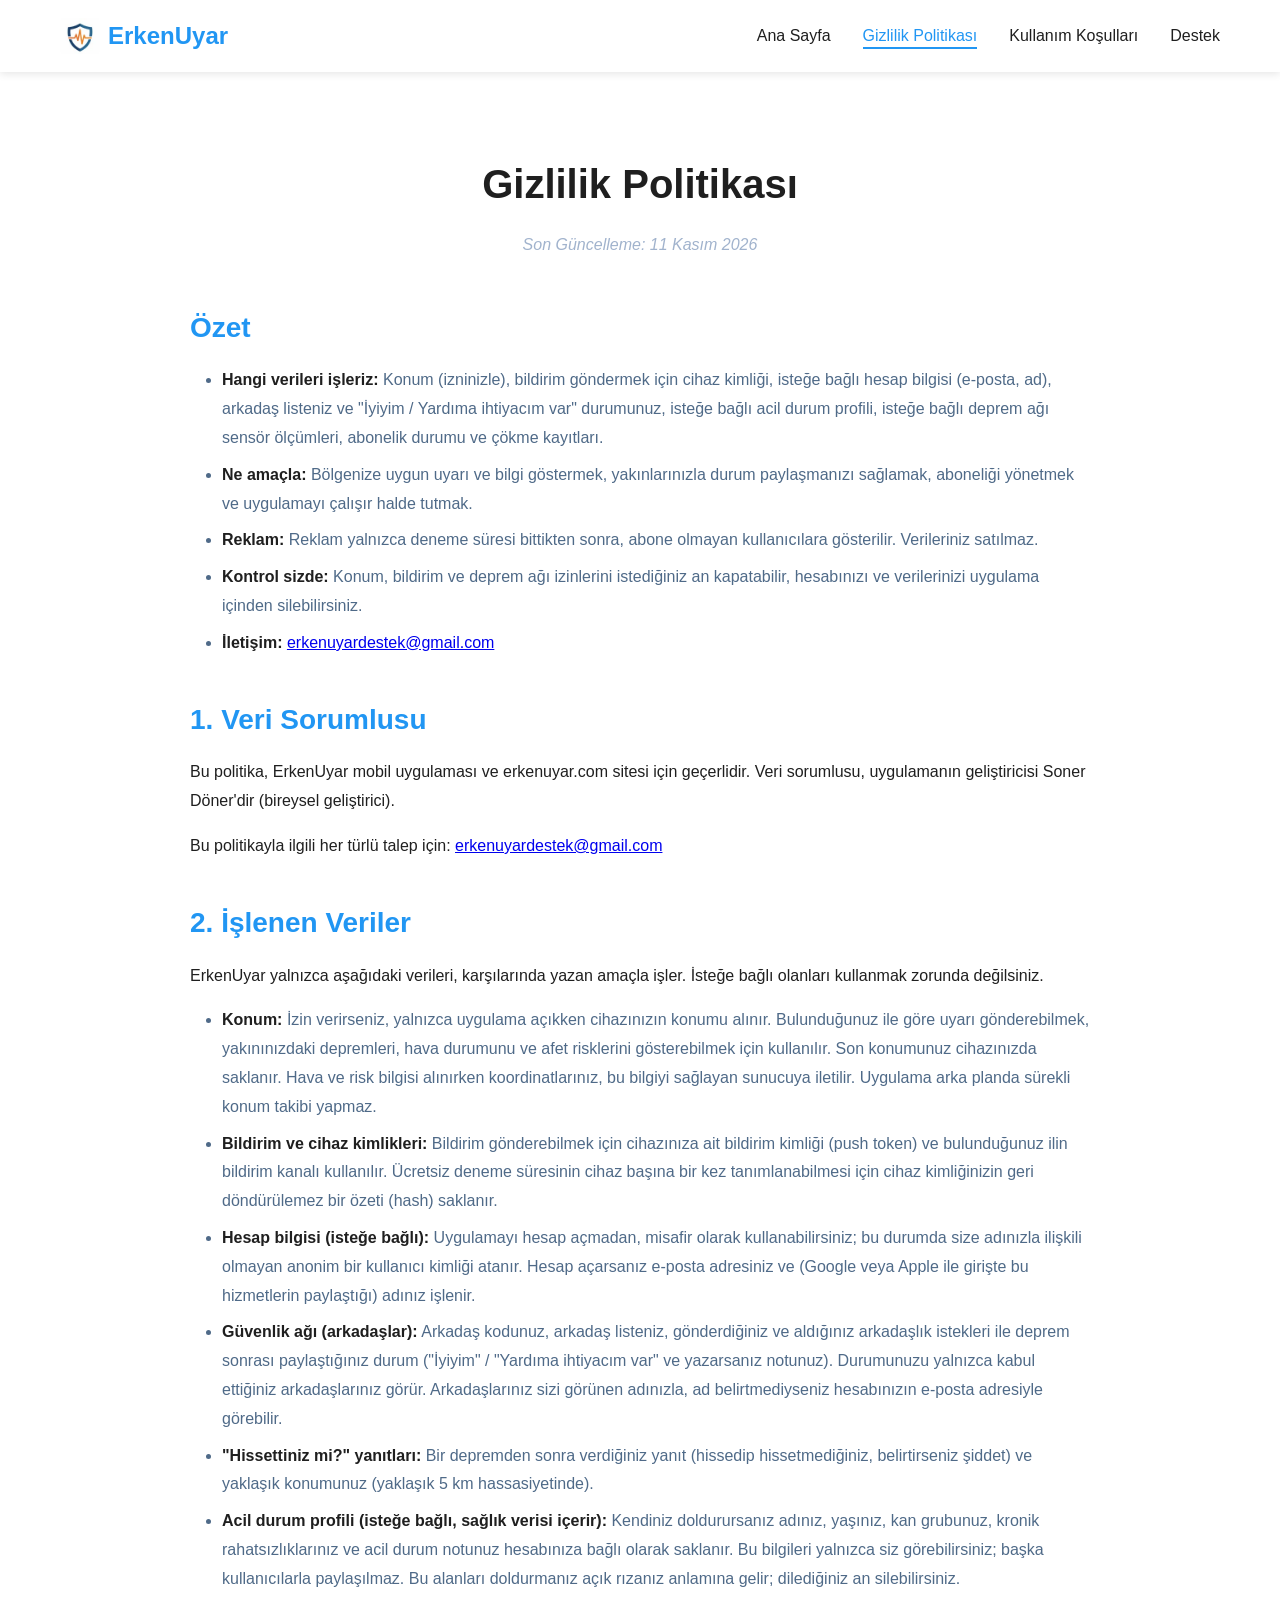
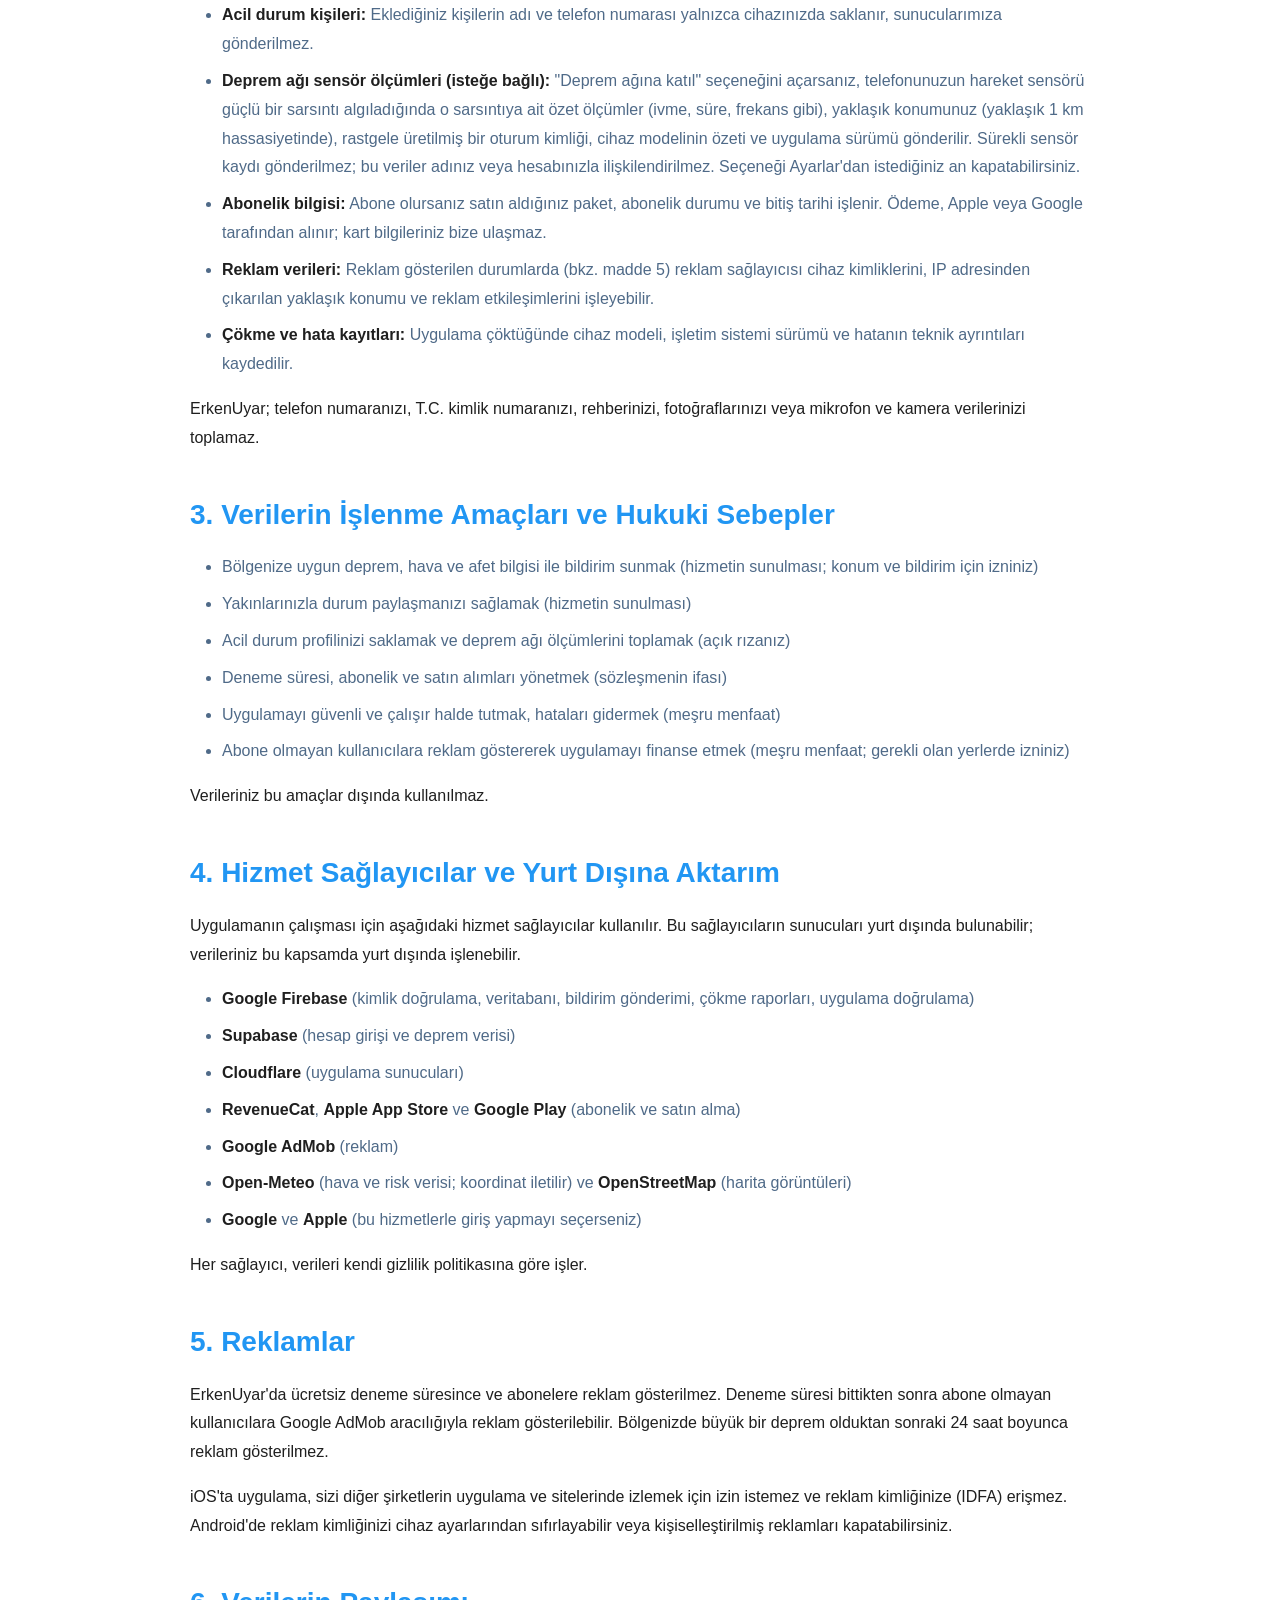
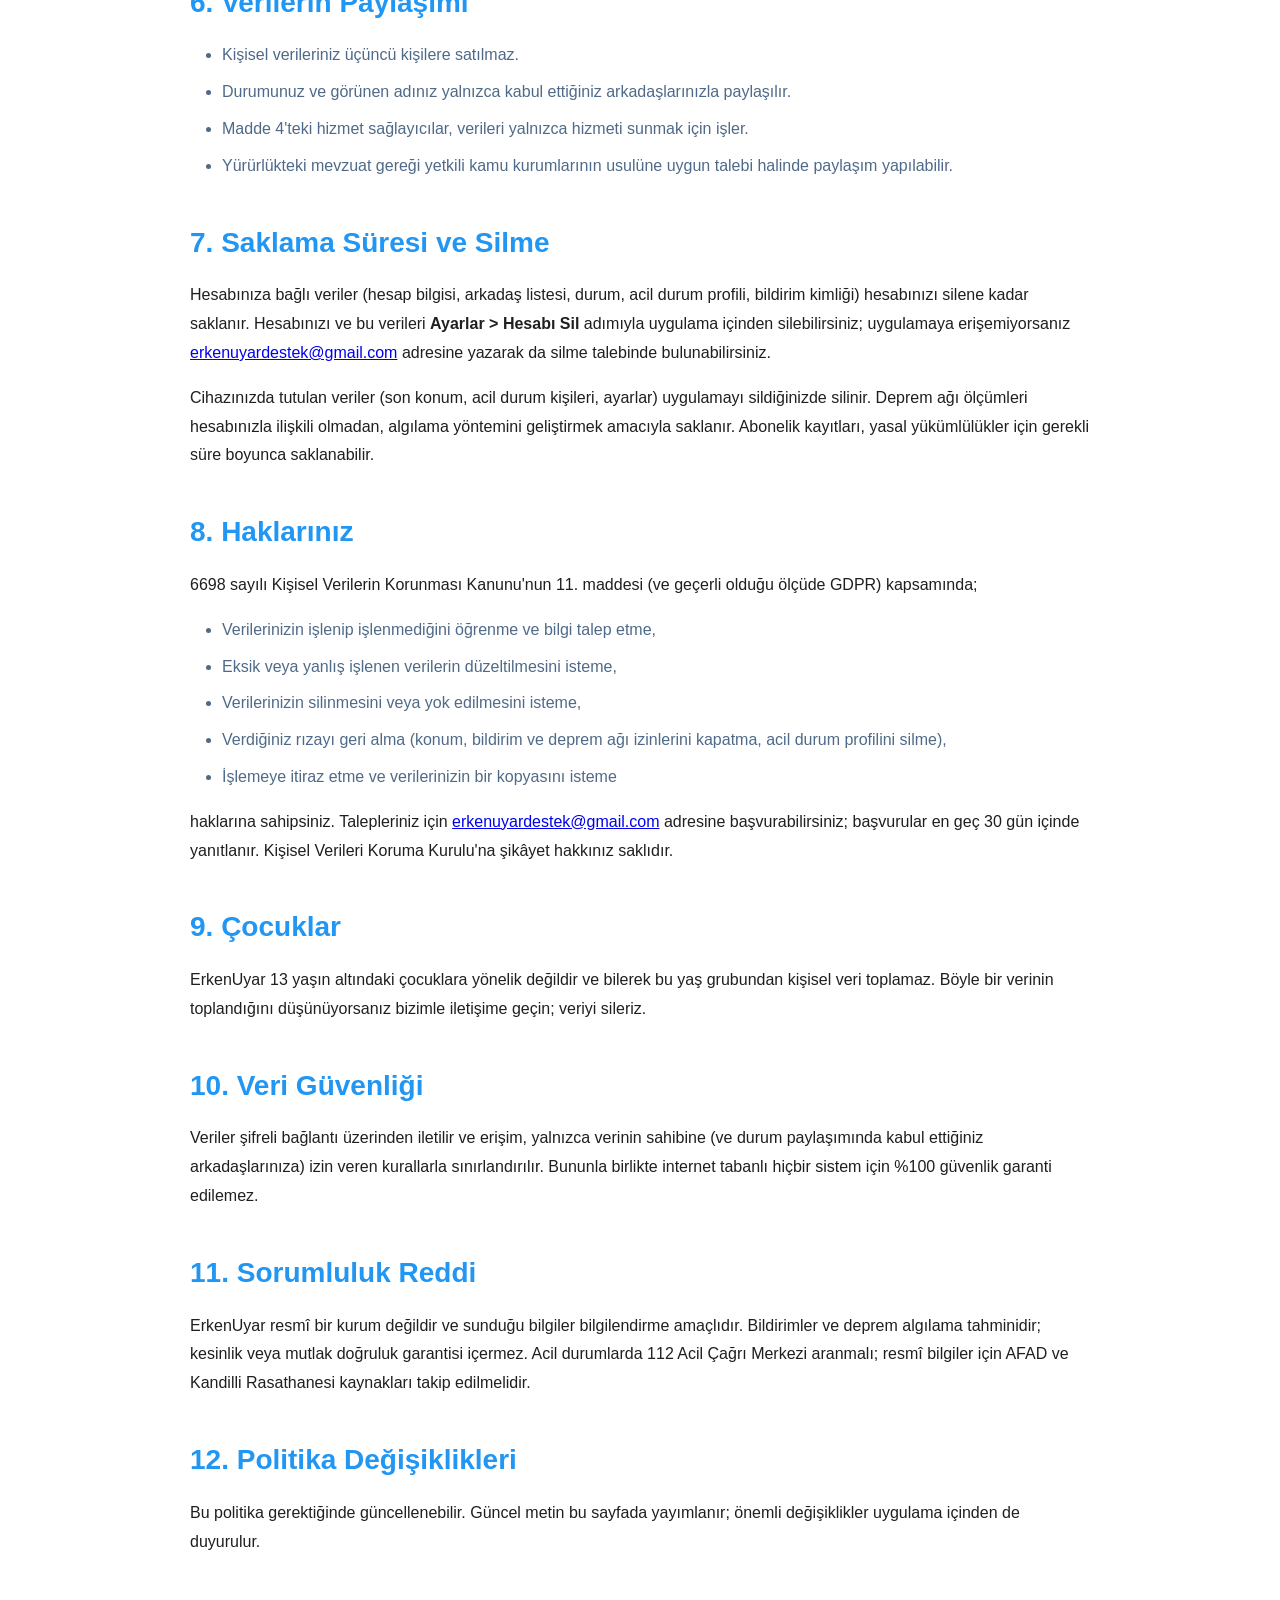
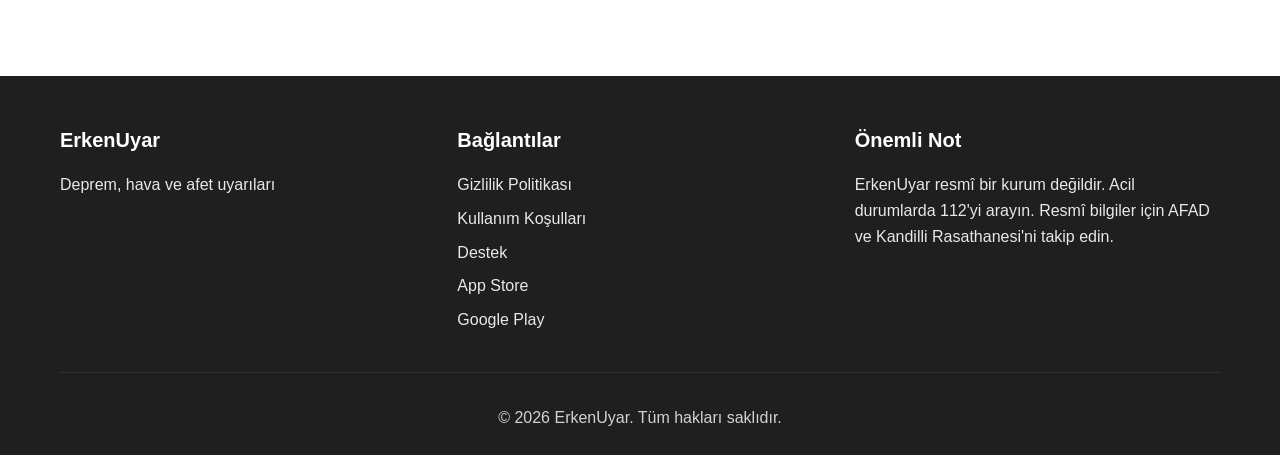
<file: privacy.html>
<!DOCTYPE html>
<html lang="tr">
<head>
    <meta charset="UTF-8">
    <meta name="viewport" content="width=device-width, initial-scale=1.0">
    <meta http-equiv="Content-Security-Policy" content="default-src 'self'; script-src 'self'; style-src 'self' 'unsafe-inline'; img-src 'self' data:; object-src 'none'; base-uri 'self'; form-action 'none'">
    <meta name="referrer" content="strict-origin-when-cross-origin">
    <title>Gizlilik Politikası – ErkenUyar</title>
    <meta name="description" content="ErkenUyar uygulamasının hangi verileri, hangi amaçla işlediğini ve haklarınızı açıklayan gizlilik politikası.">
    <link rel="canonical" href="https://erkenuyar.com/privacy.html">
    <meta name="theme-color" content="#2196F3">
    <link rel="icon" href="/favicon.ico" sizes="any">
    <link rel="icon" type="image/png" sizes="32x32" href="/img/favicon-32.png">
    <link rel="apple-touch-icon" href="/apple-touch-icon.png">
    <meta property="og:type" content="website">
    <meta property="og:site_name" content="ErkenUyar">
    <meta property="og:locale" content="tr_TR">
    <meta property="og:title" content="Gizlilik Politikası – ErkenUyar">
    <meta property="og:description" content="ErkenUyar uygulamasının hangi verileri, hangi amaçla işlediğini ve haklarınızı açıklayan gizlilik politikası.">
    <meta property="og:url" content="https://erkenuyar.com/privacy.html">
    <meta property="og:image" content="https://erkenuyar.com/img/og-image.jpg">
    <meta property="og:image:width" content="1200">
    <meta property="og:image:height" content="630">
    <meta name="twitter:card" content="summary_large_image">
    <link rel="stylesheet" href="styles.css?v=9">
</head>
<body>
    <!-- Navigation -->
    <nav class="navbar">
        <div class="container">
            <div class="nav-content">
                <div class="logo">
                    <a href="/" class="logo-link">
                        <img src="img/logo-88.webp" alt="ErkenUyar" class="logo-img" width="40" height="40">
                        <span class="logo-text">ErkenUyar</span>
                    </a>
                </div>
                <ul class="nav-menu" id="navMenu">
                    <li><a href="/" class="nav-link">Ana Sayfa</a></li>
                    <li><a href="privacy.html" class="nav-link active">Gizlilik Politikası</a></li>
                    <li><a href="terms.html" class="nav-link">Kullanım Koşulları</a></li>
                    <li><a href="support.html" class="nav-link">Destek</a></li>
                </ul>
                <button class="menu-toggle" id="menuToggle" aria-label="Menü">
                    <span></span>
                    <span></span>
                    <span></span>
                </button>
            </div>
        </div>
    </nav>

    <!-- Privacy Policy Content -->
    <section class="privacy-page">
        <div class="container">
            <div class="page-header">
                <h1>Gizlilik Politikası</h1>
                <p class="last-update">Son Güncelleme: 11 Kasım 2026</p>
            </div>
            
            <div class="privacy-content">
                <div class="privacy-section">
                    <h2>Özet</h2>
                    <ul>
                        <li><strong>Hangi verileri işleriz:</strong> Konum (izninizle), bildirim göndermek için cihaz kimliği, isteğe bağlı hesap bilgisi (e-posta, ad), arkadaş listeniz ve "İyiyim / Yardıma ihtiyacım var" durumunuz, isteğe bağlı acil durum profili, isteğe bağlı deprem ağı sensör ölçümleri, abonelik durumu ve çökme kayıtları.</li>
                        <li><strong>Ne amaçla:</strong> Bölgenize uygun uyarı ve bilgi göstermek, yakınlarınızla durum paylaşmanızı sağlamak, aboneliği yönetmek ve uygulamayı çalışır halde tutmak.</li>
                        <li><strong>Reklam:</strong> Reklam yalnızca deneme süresi bittikten sonra, abone olmayan kullanıcılara gösterilir. Verileriniz satılmaz.</li>
                        <li><strong>Kontrol sizde:</strong> Konum, bildirim ve deprem ağı izinlerini istediğiniz an kapatabilir, hesabınızı ve verilerinizi uygulama içinden silebilirsiniz.</li>
                        <li><strong>İletişim:</strong> <a href="mailto:erkenuyardestek@gmail.com">erkenuyardestek@gmail.com</a></li>
                    </ul>
                </div>
                <div class="privacy-section">
                    <h2>1. Veri Sorumlusu</h2>
                    <p>Bu politika, ErkenUyar mobil uygulaması ve erkenuyar.com sitesi için geçerlidir. Veri sorumlusu, uygulamanın geliştiricisi Soner Döner'dir (bireysel geliştirici).</p>
                    <p>Bu politikayla ilgili her türlü talep için: <a href="mailto:erkenuyardestek@gmail.com">erkenuyardestek@gmail.com</a></p>
                </div>
                <div class="privacy-section">
                    <h2>2. İşlenen Veriler</h2>
                    <p>ErkenUyar yalnızca aşağıdaki verileri, karşılarında yazan amaçla işler. İsteğe bağlı olanları kullanmak zorunda değilsiniz.</p>
                    <ul>
                        <li><strong>Konum:</strong> İzin verirseniz, yalnızca uygulama açıkken cihazınızın konumu alınır. Bulunduğunuz ile göre uyarı gönderebilmek, yakınınızdaki depremleri, hava durumunu ve afet risklerini gösterebilmek için kullanılır. Son konumunuz cihazınızda saklanır. Hava ve risk bilgisi alınırken koordinatlarınız, bu bilgiyi sağlayan sunucuya iletilir. Uygulama arka planda sürekli konum takibi yapmaz.</li>
                        <li><strong>Bildirim ve cihaz kimlikleri:</strong> Bildirim gönderebilmek için cihazınıza ait bildirim kimliği (push token) ve bulunduğunuz ilin bildirim kanalı kullanılır. Ücretsiz deneme süresinin cihaz başına bir kez tanımlanabilmesi için cihaz kimliğinizin geri döndürülemez bir özeti (hash) saklanır.</li>
                        <li><strong>Hesap bilgisi (isteğe bağlı):</strong> Uygulamayı hesap açmadan, misafir olarak kullanabilirsiniz; bu durumda size adınızla ilişkili olmayan anonim bir kullanıcı kimliği atanır. Hesap açarsanız e-posta adresiniz ve (Google veya Apple ile girişte bu hizmetlerin paylaştığı) adınız işlenir.</li>
                        <li><strong>Güvenlik ağı (arkadaşlar):</strong> Arkadaş kodunuz, arkadaş listeniz, gönderdiğiniz ve aldığınız arkadaşlık istekleri ile deprem sonrası paylaştığınız durum ("İyiyim" / "Yardıma ihtiyacım var" ve yazarsanız notunuz). Durumunuzu yalnızca kabul ettiğiniz arkadaşlarınız görür. Arkadaşlarınız sizi görünen adınızla, ad belirtmediyseniz hesabınızın e-posta adresiyle görebilir.</li>
                        <li><strong>"Hissettiniz mi?" yanıtları:</strong> Bir depremden sonra verdiğiniz yanıt (hissedip hissetmediğiniz, belirtirseniz şiddet) ve yaklaşık konumunuz (yaklaşık 5 km hassasiyetinde).</li>
                        <li><strong>Acil durum profili (isteğe bağlı, sağlık verisi içerir):</strong> Kendiniz doldurursanız adınız, yaşınız, kan grubunuz, kronik rahatsızlıklarınız ve acil durum notunuz hesabınıza bağlı olarak saklanır. Bu bilgileri yalnızca siz görebilirsiniz; başka kullanıcılarla paylaşılmaz. Bu alanları doldurmanız açık rızanız anlamına gelir; dilediğiniz an silebilirsiniz.</li>
                        <li><strong>Acil durum kişileri:</strong> Eklediğiniz kişilerin adı ve telefon numarası yalnızca cihazınızda saklanır, sunucularımıza gönderilmez.</li>
                        <li><strong>Deprem ağı sensör ölçümleri (isteğe bağlı):</strong> "Deprem ağına katıl" seçeneğini açarsanız, telefonunuzun hareket sensörü güçlü bir sarsıntı algıladığında o sarsıntıya ait özet ölçümler (ivme, süre, frekans gibi), yaklaşık konumunuz (yaklaşık 1 km hassasiyetinde), rastgele üretilmiş bir oturum kimliği, cihaz modelinin özeti ve uygulama sürümü gönderilir. Sürekli sensör kaydı gönderilmez; bu veriler adınız veya hesabınızla ilişkilendirilmez. Seçeneği Ayarlar'dan istediğiniz an kapatabilirsiniz.</li>
                        <li><strong>Abonelik bilgisi:</strong> Abone olursanız satın aldığınız paket, abonelik durumu ve bitiş tarihi işlenir. Ödeme, Apple veya Google tarafından alınır; kart bilgileriniz bize ulaşmaz.</li>
                        <li><strong>Reklam verileri:</strong> Reklam gösterilen durumlarda (bkz. madde 5) reklam sağlayıcısı cihaz kimliklerini, IP adresinden çıkarılan yaklaşık konumu ve reklam etkileşimlerini işleyebilir.</li>
                        <li><strong>Çökme ve hata kayıtları:</strong> Uygulama çöktüğünde cihaz modeli, işletim sistemi sürümü ve hatanın teknik ayrıntıları kaydedilir.</li>
                    </ul>
                    <p>ErkenUyar; telefon numaranızı, T.C. kimlik numaranızı, rehberinizi, fotoğraflarınızı veya mikrofon ve kamera verilerinizi toplamaz.</p>
                </div>
                <div class="privacy-section">
                    <h2>3. Verilerin İşlenme Amaçları ve Hukuki Sebepler</h2>
                    <ul>
                        <li>Bölgenize uygun deprem, hava ve afet bilgisi ile bildirim sunmak (hizmetin sunulması; konum ve bildirim için izniniz)</li>
                        <li>Yakınlarınızla durum paylaşmanızı sağlamak (hizmetin sunulması)</li>
                        <li>Acil durum profilinizi saklamak ve deprem ağı ölçümlerini toplamak (açık rızanız)</li>
                        <li>Deneme süresi, abonelik ve satın alımları yönetmek (sözleşmenin ifası)</li>
                        <li>Uygulamayı güvenli ve çalışır halde tutmak, hataları gidermek (meşru menfaat)</li>
                        <li>Abone olmayan kullanıcılara reklam göstererek uygulamayı finanse etmek (meşru menfaat; gerekli olan yerlerde izniniz)</li>
                    </ul>
                    <p>Verileriniz bu amaçlar dışında kullanılmaz.</p>
                </div>
                <div class="privacy-section">
                    <h2>4. Hizmet Sağlayıcılar ve Yurt Dışına Aktarım</h2>
                    <p>Uygulamanın çalışması için aşağıdaki hizmet sağlayıcılar kullanılır. Bu sağlayıcıların sunucuları yurt dışında bulunabilir; verileriniz bu kapsamda yurt dışında işlenebilir.</p>
                    <ul>
                        <li><strong>Google Firebase</strong> (kimlik doğrulama, veritabanı, bildirim gönderimi, çökme raporları, uygulama doğrulama)</li>
                        <li><strong>Supabase</strong> (hesap girişi ve deprem verisi)</li>
                        <li><strong>Cloudflare</strong> (uygulama sunucuları)</li>
                        <li><strong>RevenueCat</strong>, <strong>Apple App Store</strong> ve <strong>Google Play</strong> (abonelik ve satın alma)</li>
                        <li><strong>Google AdMob</strong> (reklam)</li>
                        <li><strong>Open-Meteo</strong> (hava ve risk verisi; koordinat iletilir) ve <strong>OpenStreetMap</strong> (harita görüntüleri)</li>
                        <li><strong>Google</strong> ve <strong>Apple</strong> (bu hizmetlerle giriş yapmayı seçerseniz)</li>
                    </ul>
                    <p>Her sağlayıcı, verileri kendi gizlilik politikasına göre işler.</p>
                </div>
                <div class="privacy-section">
                    <h2>5. Reklamlar</h2>
                    <p>ErkenUyar'da ücretsiz deneme süresince ve abonelere reklam gösterilmez. Deneme süresi bittikten sonra abone olmayan kullanıcılara Google AdMob aracılığıyla reklam gösterilebilir. Bölgenizde büyük bir deprem olduktan sonraki 24 saat boyunca reklam gösterilmez.</p>
                    <p>iOS'ta uygulama, sizi diğer şirketlerin uygulama ve sitelerinde izlemek için izin istemez ve reklam kimliğinize (IDFA) erişmez. Android'de reklam kimliğinizi cihaz ayarlarından sıfırlayabilir veya kişiselleştirilmiş reklamları kapatabilirsiniz.</p>
                </div>
                <div class="privacy-section">
                    <h2>6. Verilerin Paylaşımı</h2>
                    <ul>
                        <li>Kişisel verileriniz üçüncü kişilere satılmaz.</li>
                        <li>Durumunuz ve görünen adınız yalnızca kabul ettiğiniz arkadaşlarınızla paylaşılır.</li>
                        <li>Madde 4'teki hizmet sağlayıcılar, verileri yalnızca hizmeti sunmak için işler.</li>
                        <li>Yürürlükteki mevzuat gereği yetkili kamu kurumlarının usulüne uygun talebi halinde paylaşım yapılabilir.</li>
                    </ul>
                </div>
                <div class="privacy-section">
                    <h2>7. Saklama Süresi ve Silme</h2>
                    <p>Hesabınıza bağlı veriler (hesap bilgisi, arkadaş listesi, durum, acil durum profili, bildirim kimliği) hesabınızı silene kadar saklanır. Hesabınızı ve bu verileri <strong>Ayarlar &gt; Hesabı Sil</strong> adımıyla uygulama içinden silebilirsiniz; uygulamaya erişemiyorsanız <a href="mailto:erkenuyardestek@gmail.com">erkenuyardestek@gmail.com</a> adresine yazarak da silme talebinde bulunabilirsiniz.</p>
                    <p>Cihazınızda tutulan veriler (son konum, acil durum kişileri, ayarlar) uygulamayı sildiğinizde silinir. Deprem ağı ölçümleri hesabınızla ilişkili olmadan, algılama yöntemini geliştirmek amacıyla saklanır. Abonelik kayıtları, yasal yükümlülükler için gerekli süre boyunca saklanabilir.</p>
                </div>
                <div class="privacy-section">
                    <h2>8. Haklarınız</h2>
                    <p>6698 sayılı Kişisel Verilerin Korunması Kanunu'nun 11. maddesi (ve geçerli olduğu ölçüde GDPR) kapsamında;</p>
                    <ul>
                        <li>Verilerinizin işlenip işlenmediğini öğrenme ve bilgi talep etme,</li>
                        <li>Eksik veya yanlış işlenen verilerin düzeltilmesini isteme,</li>
                        <li>Verilerinizin silinmesini veya yok edilmesini isteme,</li>
                        <li>Verdiğiniz rızayı geri alma (konum, bildirim ve deprem ağı izinlerini kapatma, acil durum profilini silme),</li>
                        <li>İşlemeye itiraz etme ve verilerinizin bir kopyasını isteme</li>
                    </ul>
                    <p>haklarına sahipsiniz. Talepleriniz için <a href="mailto:erkenuyardestek@gmail.com">erkenuyardestek@gmail.com</a> adresine başvurabilirsiniz; başvurular en geç 30 gün içinde yanıtlanır. Kişisel Verileri Koruma Kurulu'na şikâyet hakkınız saklıdır.</p>
                </div>
                <div class="privacy-section">
                    <h2>9. Çocuklar</h2>
                    <p>ErkenUyar 13 yaşın altındaki çocuklara yönelik değildir ve bilerek bu yaş grubundan kişisel veri toplamaz. Böyle bir verinin toplandığını düşünüyorsanız bizimle iletişime geçin; veriyi sileriz.</p>
                </div>
                <div class="privacy-section">
                    <h2>10. Veri Güvenliği</h2>
                    <p>Veriler şifreli bağlantı üzerinden iletilir ve erişim, yalnızca verinin sahibine (ve durum paylaşımında kabul ettiğiniz arkadaşlarınıza) izin veren kurallarla sınırlandırılır. Bununla birlikte internet tabanlı hiçbir sistem için %100 güvenlik garanti edilemez.</p>
                </div>
                <div class="privacy-section">
                    <h2>11. Sorumluluk Reddi</h2>
                    <p>ErkenUyar resmî bir kurum değildir ve sunduğu bilgiler bilgilendirme amaçlıdır. Bildirimler ve deprem algılama tahminidir; kesinlik veya mutlak doğruluk garantisi içermez. Acil durumlarda 112 Acil Çağrı Merkezi aranmalı; resmî bilgiler için AFAD ve Kandilli Rasathanesi kaynakları takip edilmelidir.</p>
                </div>
                <div class="privacy-section">
                    <h2>12. Politika Değişiklikleri</h2>
                    <p>Bu politika gerektiğinde güncellenebilir. Güncel metin bu sayfada yayımlanır; önemli değişiklikler uygulama içinden de duyurulur.</p>
                </div>
            </div>
        </div>
    </section>

    <!-- Footer -->
    <footer class="footer">
        <div class="container">
            <div class="footer-content">
                <div class="footer-section">
                    <h4>ErkenUyar</h4>
                    <p>Deprem, hava ve afet uyarıları</p>
                </div>
                <div class="footer-section">
                    <h4>Bağlantılar</h4>
                    <ul>
                        <li><a href="privacy.html">Gizlilik Politikası</a></li>
                        <li><a href="terms.html">Kullanım Koşulları</a></li>
                        <li><a href="support.html">Destek</a></li>
                        <li><a href="https://apps.apple.com/tr/app/id6760304658" target="_blank" rel="noopener noreferrer">App Store</a></li>
                        <li><a href="https://play.google.com/store/apps/details?id=com.erkenuyar" target="_blank" rel="noopener noreferrer">Google Play</a></li>
                    </ul>
                </div>
                <div class="footer-section">
                    <h4>Önemli Not</h4>
                    <p>
                        ErkenUyar resmî bir kurum değildir. Acil durumlarda 112'yi arayın. 
                        Resmî bilgiler için AFAD ve Kandilli Rasathanesi'ni takip edin.
                    </p>
                </div>
            </div>
            <div class="footer-bottom">
                <p>&copy; 2026 ErkenUyar. Tüm hakları saklıdır.</p>
            </div>
        </div>
    </footer>

    <script src="site.js?v=9" defer></script>
</body>
</html>
</file>
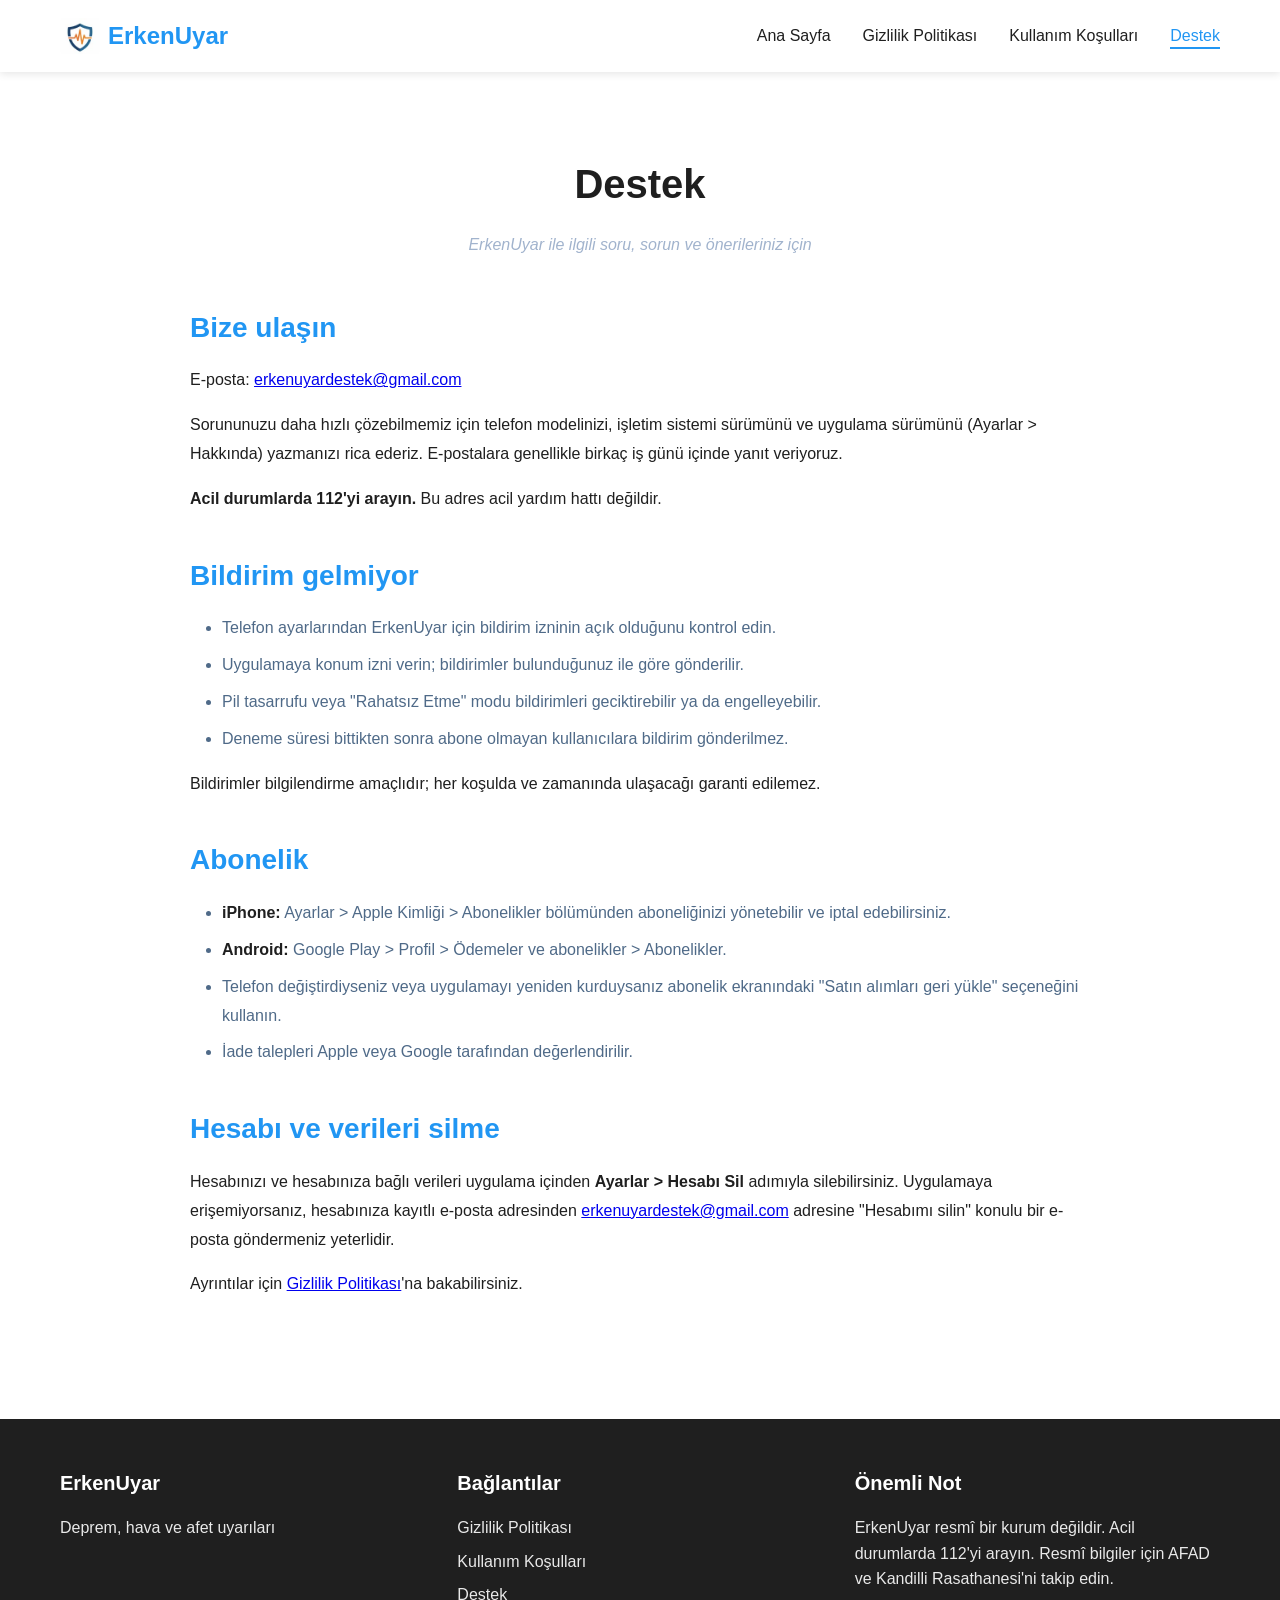
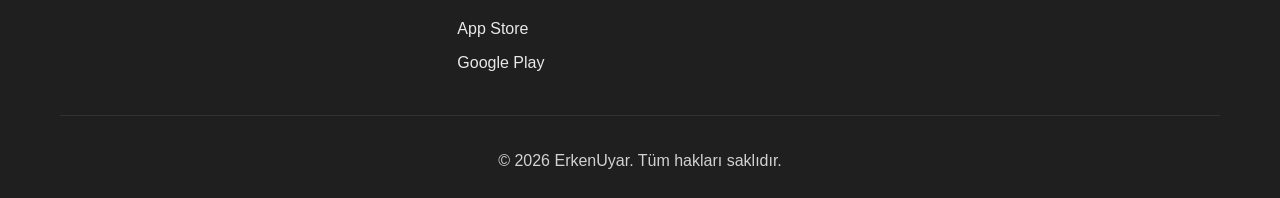
<file: support.html>
<!DOCTYPE html>
<html lang="tr">
<head>
    <meta charset="UTF-8">
    <meta name="viewport" content="width=device-width, initial-scale=1.0">
    <meta http-equiv="Content-Security-Policy" content="default-src 'self'; script-src 'self'; style-src 'self' 'unsafe-inline'; img-src 'self' data:; object-src 'none'; base-uri 'self'; form-action 'none'">
    <meta name="referrer" content="strict-origin-when-cross-origin">
    <title>Destek – ErkenUyar</title>
    <meta name="description" content="ErkenUyar desteği: bildirim sorunları, abonelik yönetimi, hesap ve veri silme, iletişim.">
    <link rel="canonical" href="https://erkenuyar.com/support.html">
    <meta name="theme-color" content="#2196F3">
    <link rel="icon" href="/favicon.ico" sizes="any">
    <link rel="icon" type="image/png" sizes="32x32" href="/img/favicon-32.png">
    <link rel="apple-touch-icon" href="/apple-touch-icon.png">
    <meta property="og:type" content="website">
    <meta property="og:site_name" content="ErkenUyar">
    <meta property="og:locale" content="tr_TR">
    <meta property="og:title" content="Destek – ErkenUyar">
    <meta property="og:description" content="ErkenUyar desteği: bildirim sorunları, abonelik yönetimi, hesap ve veri silme, iletişim.">
    <meta property="og:url" content="https://erkenuyar.com/support.html">
    <meta property="og:image" content="https://erkenuyar.com/img/og-image.jpg">
    <meta property="og:image:width" content="1200">
    <meta property="og:image:height" content="630">
    <meta name="twitter:card" content="summary_large_image">
    <link rel="stylesheet" href="styles.css?v=9">
</head>
<body>
    <!-- Navigation -->
    <nav class="navbar">
        <div class="container">
            <div class="nav-content">
                <div class="logo">
                    <a href="/" class="logo-link">
                        <img src="img/logo-88.webp" alt="ErkenUyar" class="logo-img" width="40" height="40">
                        <span class="logo-text">ErkenUyar</span>
                    </a>
                </div>
                <ul class="nav-menu" id="navMenu">
                    <li><a href="/" class="nav-link">Ana Sayfa</a></li>
                    <li><a href="privacy.html" class="nav-link">Gizlilik Politikası</a></li>
                    <li><a href="terms.html" class="nav-link">Kullanım Koşulları</a></li>
                    <li><a href="support.html" class="nav-link active">Destek</a></li>
                </ul>
                <button class="menu-toggle" id="menuToggle" aria-label="Menü">
                    <span></span>
                    <span></span>
                    <span></span>
                </button>
            </div>
        </div>
    </nav>

    <!-- Support Content -->
    <section class="privacy-page">
        <div class="container">
            <div class="page-header">
                <h1>Destek</h1>
                <p class="last-update">ErkenUyar ile ilgili soru, sorun ve önerileriniz için</p>
            </div>

            <div class="privacy-content">
                <div class="privacy-section">
                    <h2>Bize ulaşın</h2>
                    <p>E-posta: <a href="mailto:erkenuyardestek@gmail.com">erkenuyardestek@gmail.com</a></p>
                    <p>Sorununuzu daha hızlı çözebilmemiz için telefon modelinizi, işletim sistemi sürümünü ve uygulama sürümünü (Ayarlar &gt; Hakkında) yazmanızı rica ederiz. E-postalara genellikle birkaç iş günü içinde yanıt veriyoruz.</p>
                    <p><strong>Acil durumlarda 112'yi arayın.</strong> Bu adres acil yardım hattı değildir.</p>
                </div>

                <div class="privacy-section">
                    <h2>Bildirim gelmiyor</h2>
                    <ul>
                        <li>Telefon ayarlarından ErkenUyar için bildirim izninin açık olduğunu kontrol edin.</li>
                        <li>Uygulamaya konum izni verin; bildirimler bulunduğunuz ile göre gönderilir.</li>
                        <li>Pil tasarrufu veya "Rahatsız Etme" modu bildirimleri geciktirebilir ya da engelleyebilir.</li>
                        <li>Deneme süresi bittikten sonra abone olmayan kullanıcılara bildirim gönderilmez.</li>
                    </ul>
                    <p>Bildirimler bilgilendirme amaçlıdır; her koşulda ve zamanında ulaşacağı garanti edilemez.</p>
                </div>

                <div class="privacy-section">
                    <h2>Abonelik</h2>
                    <ul>
                        <li><strong>iPhone:</strong> Ayarlar &gt; Apple Kimliği &gt; Abonelikler bölümünden aboneliğinizi yönetebilir ve iptal edebilirsiniz.</li>
                        <li><strong>Android:</strong> Google Play &gt; Profil &gt; Ödemeler ve abonelikler &gt; Abonelikler.</li>
                        <li>Telefon değiştirdiyseniz veya uygulamayı yeniden kurduysanız abonelik ekranındaki "Satın alımları geri yükle" seçeneğini kullanın.</li>
                        <li>İade talepleri Apple veya Google tarafından değerlendirilir.</li>
                    </ul>
                </div>

                <div class="privacy-section">
                    <h2>Hesabı ve verileri silme</h2>
                    <p>Hesabınızı ve hesabınıza bağlı verileri uygulama içinden <strong>Ayarlar &gt; Hesabı Sil</strong> adımıyla silebilirsiniz. Uygulamaya erişemiyorsanız, hesabınıza kayıtlı e-posta adresinden <a href="mailto:erkenuyardestek@gmail.com">erkenuyardestek@gmail.com</a> adresine "Hesabımı silin" konulu bir e-posta göndermeniz yeterlidir.</p>
                    <p>Ayrıntılar için <a href="privacy.html">Gizlilik Politikası</a>'na bakabilirsiniz.</p>
                </div>
            </div>
        </div>
    </section>

    <!-- Footer -->
    <footer class="footer">
        <div class="container">
            <div class="footer-content">
                <div class="footer-section">
                    <h4>ErkenUyar</h4>
                    <p>Deprem, hava ve afet uyarıları</p>
                </div>
                <div class="footer-section">
                    <h4>Bağlantılar</h4>
                    <ul>
                        <li><a href="privacy.html">Gizlilik Politikası</a></li>
                        <li><a href="terms.html">Kullanım Koşulları</a></li>
                        <li><a href="support.html">Destek</a></li>
                        <li><a href="https://apps.apple.com/tr/app/id6760304658" target="_blank" rel="noopener noreferrer">App Store</a></li>
                        <li><a href="https://play.google.com/store/apps/details?id=com.erkenuyar" target="_blank" rel="noopener noreferrer">Google Play</a></li>
                    </ul>
                </div>
                <div class="footer-section">
                    <h4>Önemli Not</h4>
                    <p>
                        ErkenUyar resmî bir kurum değildir. Acil durumlarda 112'yi arayın. 
                        Resmî bilgiler için AFAD ve Kandilli Rasathanesi'ni takip edin.
                    </p>
                </div>
            </div>
            <div class="footer-bottom">
                <p>&copy; 2026 ErkenUyar. Tüm hakları saklıdır.</p>
            </div>
        </div>
    </footer>

    <script src="site.js?v=9" defer></script>
</body>
</html>
</file>
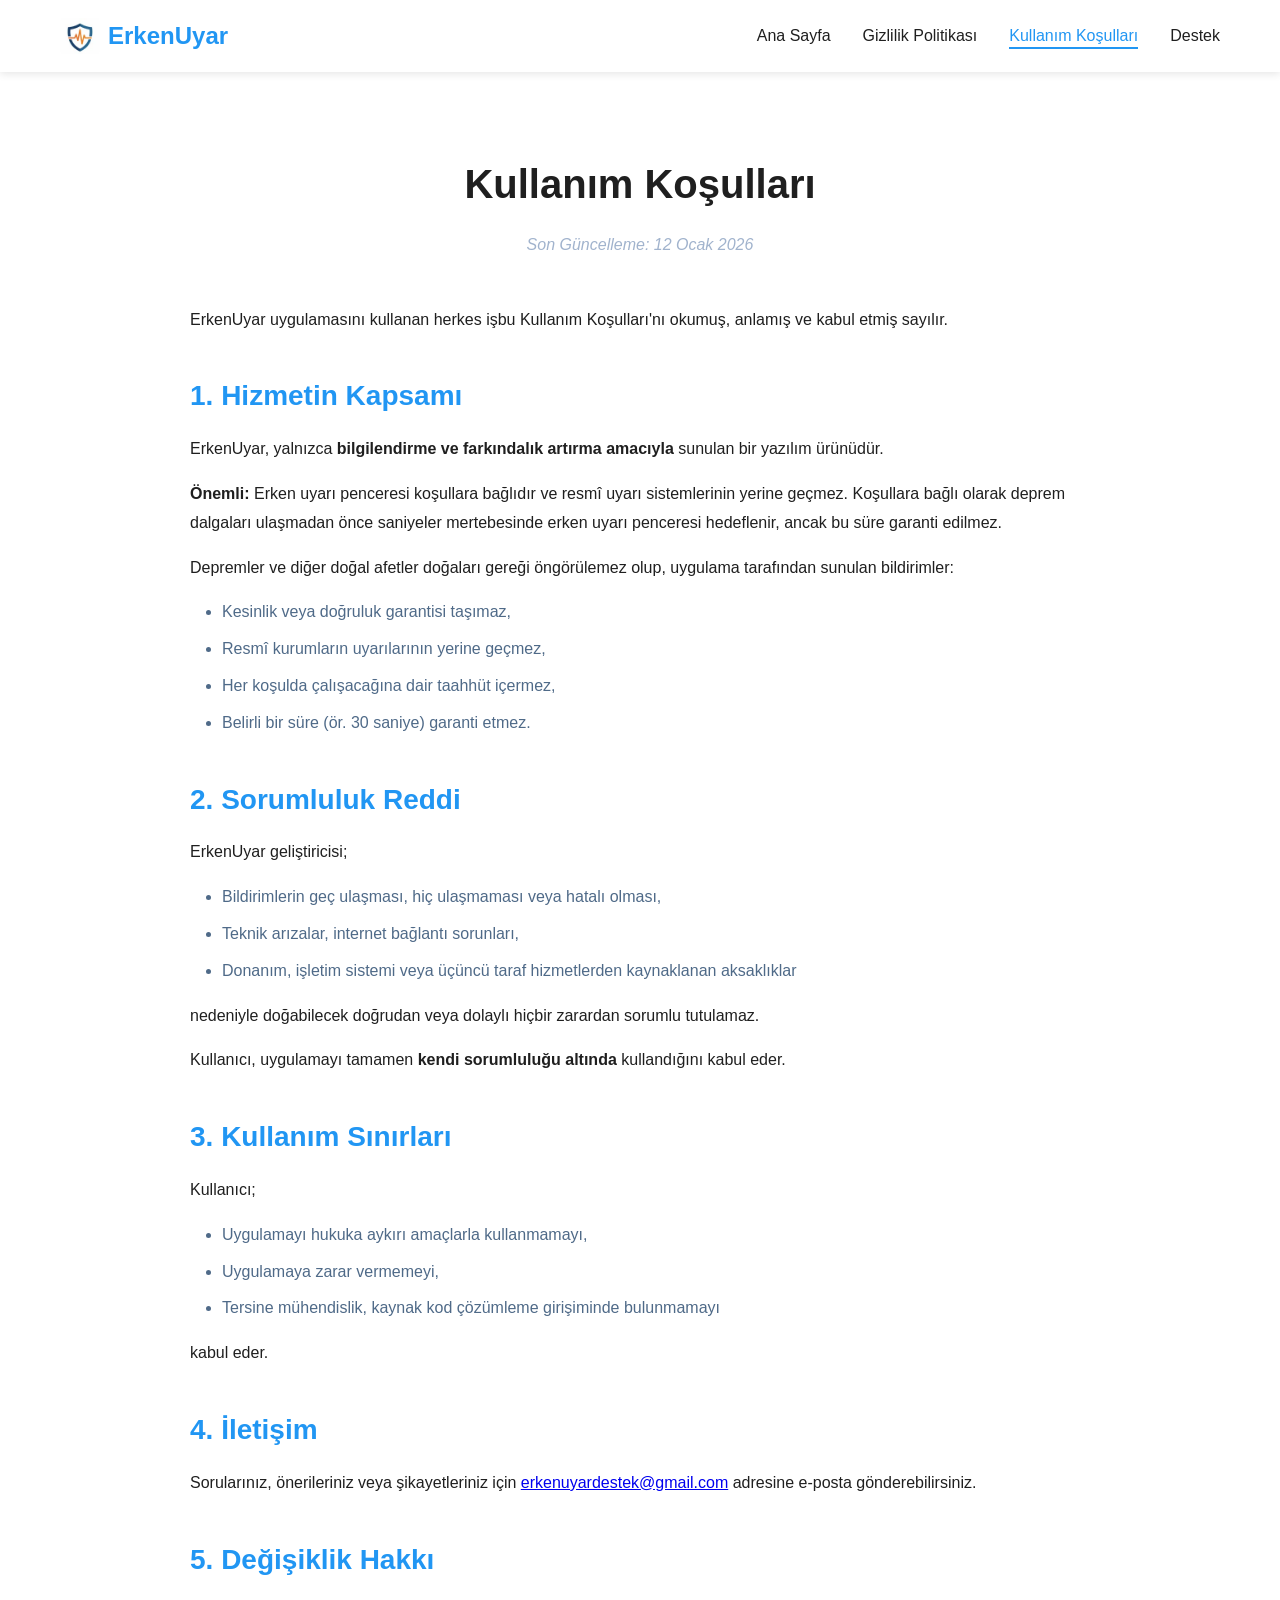
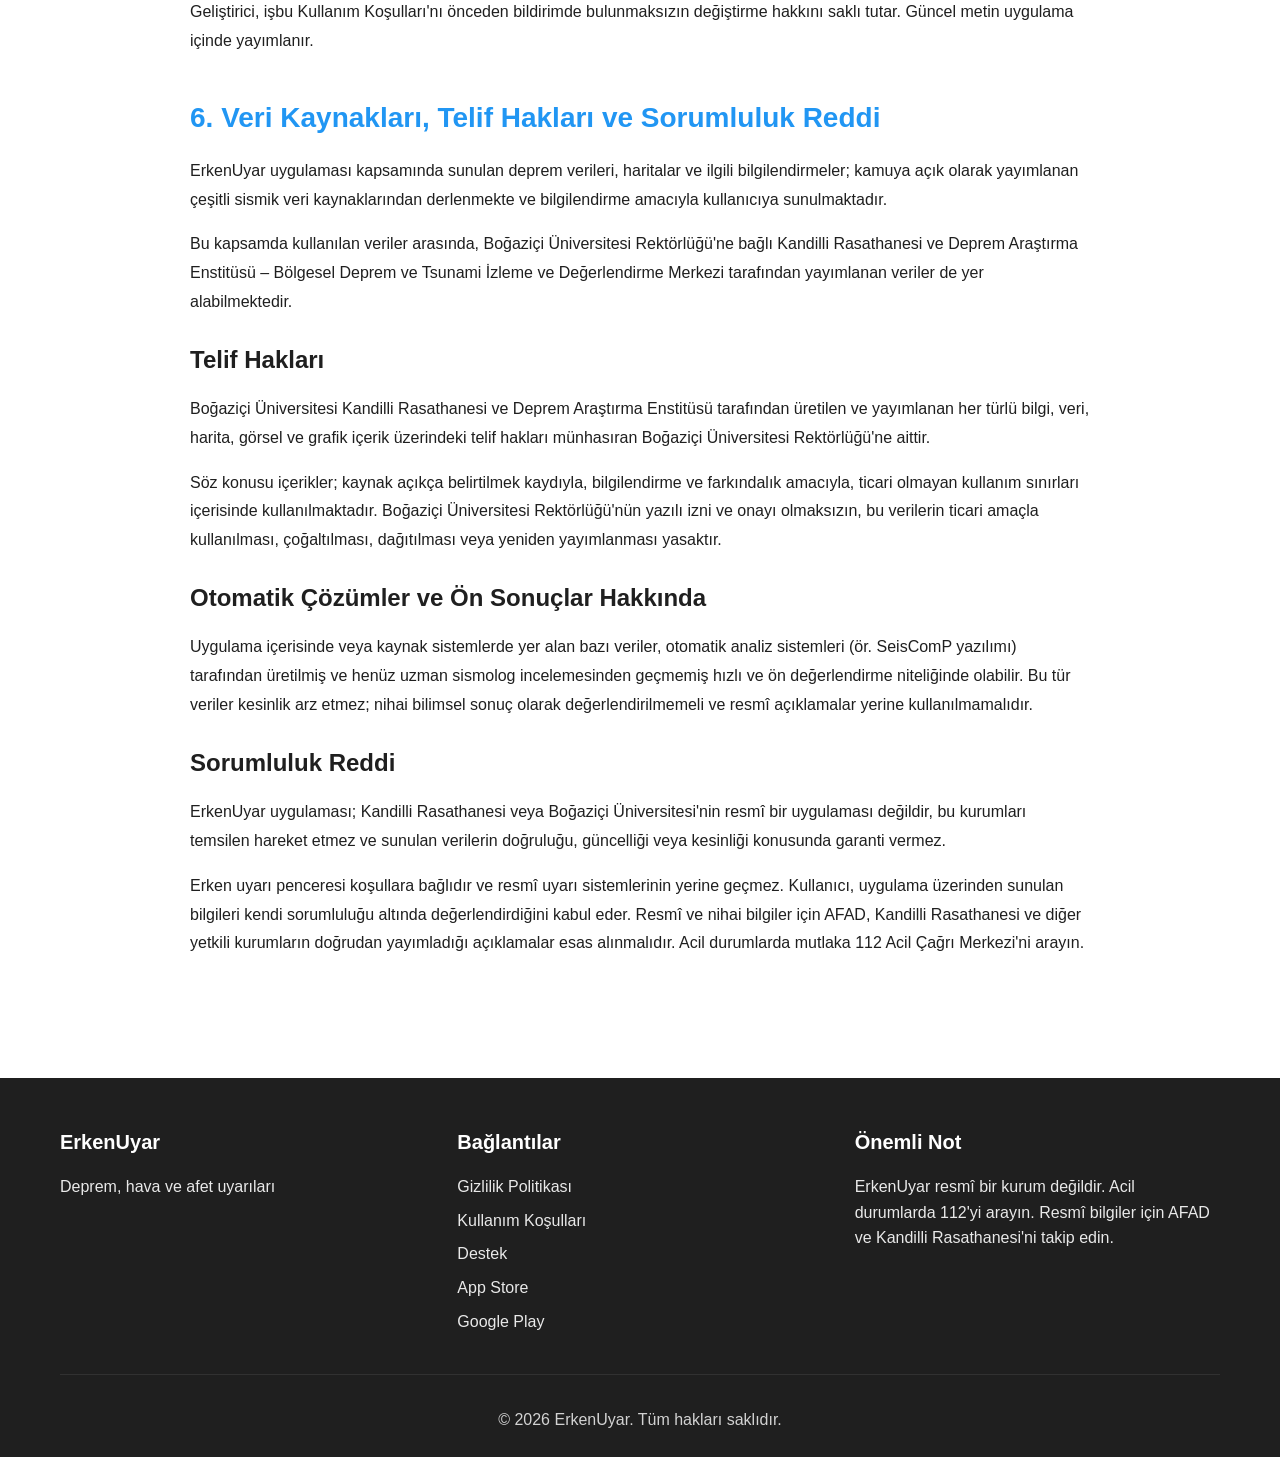
<file: terms.html>
<!DOCTYPE html>
<html lang="tr">
<head>
    <meta charset="UTF-8">
    <meta name="viewport" content="width=device-width, initial-scale=1.0">
    <meta http-equiv="Content-Security-Policy" content="default-src 'self'; script-src 'self'; style-src 'self' 'unsafe-inline'; img-src 'self' data:; object-src 'none'; base-uri 'self'; form-action 'none'">
    <meta name="referrer" content="strict-origin-when-cross-origin">
    <title>Kullanım Koşulları – ErkenUyar</title>
    <meta name="description" content="ErkenUyar uygulamasının kullanım koşulları, sorumluluk reddi ve veri kaynakları.">
    <link rel="canonical" href="https://erkenuyar.com/terms.html">
    <meta name="theme-color" content="#2196F3">
    <link rel="icon" href="/favicon.ico" sizes="any">
    <link rel="icon" type="image/png" sizes="32x32" href="/img/favicon-32.png">
    <link rel="apple-touch-icon" href="/apple-touch-icon.png">
    <meta property="og:type" content="website">
    <meta property="og:site_name" content="ErkenUyar">
    <meta property="og:locale" content="tr_TR">
    <meta property="og:title" content="Kullanım Koşulları – ErkenUyar">
    <meta property="og:description" content="ErkenUyar uygulamasının kullanım koşulları, sorumluluk reddi ve veri kaynakları.">
    <meta property="og:url" content="https://erkenuyar.com/terms.html">
    <meta property="og:image" content="https://erkenuyar.com/img/og-image.jpg">
    <meta property="og:image:width" content="1200">
    <meta property="og:image:height" content="630">
    <meta name="twitter:card" content="summary_large_image">
    <link rel="stylesheet" href="styles.css?v=9">
</head>
<body>
    <!-- Navigation -->
    <nav class="navbar">
        <div class="container">
            <div class="nav-content">
                <div class="logo">
                    <a href="/" class="logo-link">
                        <img src="img/logo-88.webp" alt="ErkenUyar" class="logo-img" width="40" height="40">
                        <span class="logo-text">ErkenUyar</span>
                    </a>
                </div>
                <ul class="nav-menu" id="navMenu">
                    <li><a href="/" class="nav-link">Ana Sayfa</a></li>
                    <li><a href="privacy.html" class="nav-link">Gizlilik Politikası</a></li>
                    <li><a href="terms.html" class="nav-link active">Kullanım Koşulları</a></li>
                    <li><a href="support.html" class="nav-link">Destek</a></li>
                </ul>
                <button class="menu-toggle" id="menuToggle" aria-label="Menü">
                    <span></span>
                    <span></span>
                    <span></span>
                </button>
            </div>
        </div>
    </nav>

    <!-- Terms Content -->
    <section class="privacy-page">
        <div class="container">
            <div class="page-header">
                <h1>Kullanım Koşulları</h1>
                <p class="last-update">Son Güncelleme: 12 Ocak 2026</p>
            </div>
            
            <div class="privacy-content">
                <div class="privacy-section">
                    <p>
                        ErkenUyar uygulamasını kullanan herkes işbu Kullanım Koşulları'nı okumuş, anlamış ve kabul etmiş sayılır.
                    </p>
                </div>

                <div class="privacy-section">
                    <h2>1. Hizmetin Kapsamı</h2>
                    <p>
                        ErkenUyar, yalnızca <strong>bilgilendirme ve farkındalık artırma amacıyla</strong> sunulan bir yazılım ürünüdür.
                    </p>
                    <p>
                        <strong>Önemli:</strong> Erken uyarı penceresi koşullara bağlıdır ve resmî uyarı sistemlerinin yerine geçmez. 
                        Koşullara bağlı olarak deprem dalgaları ulaşmadan önce saniyeler mertebesinde erken uyarı penceresi hedeflenir, 
                        ancak bu süre garanti edilmez.
                    </p>
                    <p>
                        Depremler ve diğer doğal afetler doğaları gereği öngörülemez olup, uygulama tarafından sunulan bildirimler:
                    </p>
                    <ul>
                        <li>Kesinlik veya doğruluk garantisi taşımaz,</li>
                        <li>Resmî kurumların uyarılarının yerine geçmez,</li>
                        <li>Her koşulda çalışacağına dair taahhüt içermez,</li>
                        <li>Belirli bir süre (ör. 30 saniye) garanti etmez.</li>
                    </ul>
                </div>

                <div class="privacy-section">
                    <h2>2. Sorumluluk Reddi</h2>
                    <p>ErkenUyar geliştiricisi;</p>
                    <ul>
                        <li>Bildirimlerin geç ulaşması, hiç ulaşmaması veya hatalı olması,</li>
                        <li>Teknik arızalar, internet bağlantı sorunları,</li>
                        <li>Donanım, işletim sistemi veya üçüncü taraf hizmetlerden kaynaklanan aksaklıklar</li>
                    </ul>
                    <p>
                        nedeniyle doğabilecek doğrudan veya dolaylı hiçbir zarardan sorumlu tutulamaz.
                    </p>
                    <p>
                        Kullanıcı, uygulamayı tamamen <strong>kendi sorumluluğu altında</strong> kullandığını kabul eder.
                    </p>
                </div>

                <div class="privacy-section">
                    <h2>3. Kullanım Sınırları</h2>
                    <p>Kullanıcı;</p>
                    <ul>
                        <li>Uygulamayı hukuka aykırı amaçlarla kullanmamayı,</li>
                        <li>Uygulamaya zarar vermemeyi,</li>
                        <li>Tersine mühendislik, kaynak kod çözümleme girişiminde bulunmamayı</li>
                    </ul>
                    <p>kabul eder.</p>
                </div>

                <div class="privacy-section">
                    <h2>4. İletişim</h2>
                    <p>
                        Sorularınız, önerileriniz veya şikayetleriniz için <a href="mailto:erkenuyardestek@gmail.com">erkenuyardestek@gmail.com</a> adresine e-posta gönderebilirsiniz.
                    </p>
                </div>

                <div class="privacy-section">
                    <h2>5. Değişiklik Hakkı</h2>
                    <p>
                        Geliştirici, işbu Kullanım Koşulları'nı önceden bildirimde bulunmaksızın değiştirme hakkını saklı tutar. 
                        Güncel metin uygulama içinde yayımlanır.
                    </p>
                </div>

                <div class="privacy-section">
                    <h2>6. Veri Kaynakları, Telif Hakları ve Sorumluluk Reddi</h2>
                    <p>
                        ErkenUyar uygulaması kapsamında sunulan deprem verileri, haritalar ve ilgili bilgilendirmeler; 
                        kamuya açık olarak yayımlanan çeşitli sismik veri kaynaklarından derlenmekte ve bilgilendirme amacıyla 
                        kullanıcıya sunulmaktadır.
                    </p>
                    <p>
                        Bu kapsamda kullanılan veriler arasında, Boğaziçi Üniversitesi Rektörlüğü'ne bağlı Kandilli Rasathanesi 
                        ve Deprem Araştırma Enstitüsü – Bölgesel Deprem ve Tsunami İzleme ve Değerlendirme Merkezi tarafından 
                        yayımlanan veriler de yer alabilmektedir.
                    </p>
                    
                    <h3>Telif Hakları</h3>
                    <p>
                        Boğaziçi Üniversitesi Kandilli Rasathanesi ve Deprem Araştırma Enstitüsü tarafından üretilen ve yayımlanan 
                        her türlü bilgi, veri, harita, görsel ve grafik içerik üzerindeki telif hakları münhasıran Boğaziçi Üniversitesi 
                        Rektörlüğü'ne aittir.
                    </p>
                    <p>
                        Söz konusu içerikler; kaynak açıkça belirtilmek kaydıyla, bilgilendirme ve farkındalık amacıyla, ticari olmayan 
                        kullanım sınırları içerisinde kullanılmaktadır. Boğaziçi Üniversitesi Rektörlüğü'nün yazılı izni ve onayı olmaksızın, 
                        bu verilerin ticari amaçla kullanılması, çoğaltılması, dağıtılması veya yeniden yayımlanması yasaktır.
                    </p>
                    
                    <h3>Otomatik Çözümler ve Ön Sonuçlar Hakkında</h3>
                    <p>
                        Uygulama içerisinde veya kaynak sistemlerde yer alan bazı veriler, otomatik analiz sistemleri (ör. SeisComP yazılımı) 
                        tarafından üretilmiş ve henüz uzman sismolog incelemesinden geçmemiş hızlı ve ön değerlendirme niteliğinde olabilir. 
                        Bu tür veriler kesinlik arz etmez; nihai bilimsel sonuç olarak değerlendirilmemeli ve resmî açıklamalar yerine kullanılmamalıdır.
                    </p>
                    
                    <h3>Sorumluluk Reddi</h3>
                    <p>
                        ErkenUyar uygulaması; Kandilli Rasathanesi veya Boğaziçi Üniversitesi'nin resmî bir uygulaması değildir, bu kurumları 
                        temsilen hareket etmez ve sunulan verilerin doğruluğu, güncelliği veya kesinliği konusunda garanti vermez. 
                    </p>
                    <p>
                        Erken uyarı penceresi koşullara bağlıdır ve resmî uyarı sistemlerinin yerine geçmez. Kullanıcı, uygulama üzerinden sunulan 
                        bilgileri kendi sorumluluğu altında değerlendirdiğini kabul eder. Resmî ve nihai bilgiler için AFAD, Kandilli Rasathanesi 
                        ve diğer yetkili kurumların doğrudan yayımladığı açıklamalar esas alınmalıdır. Acil durumlarda mutlaka 112 Acil Çağrı Merkezi'ni arayın.
                    </p>
                </div>
            </div>
        </div>
    </section>

    <!-- Footer -->
    <footer class="footer">
        <div class="container">
            <div class="footer-content">
                <div class="footer-section">
                    <h4>ErkenUyar</h4>
                    <p>Deprem, hava ve afet uyarıları</p>
                </div>
                <div class="footer-section">
                    <h4>Bağlantılar</h4>
                    <ul>
                        <li><a href="privacy.html">Gizlilik Politikası</a></li>
                        <li><a href="terms.html">Kullanım Koşulları</a></li>
                        <li><a href="support.html">Destek</a></li>
                        <li><a href="https://apps.apple.com/tr/app/id6760304658" target="_blank" rel="noopener noreferrer">App Store</a></li>
                        <li><a href="https://play.google.com/store/apps/details?id=com.erkenuyar" target="_blank" rel="noopener noreferrer">Google Play</a></li>
                    </ul>
                </div>
                <div class="footer-section">
                    <h4>Önemli Not</h4>
                    <p>
                        ErkenUyar resmî bir kurum değildir. Acil durumlarda 112'yi arayın. 
                        Resmî bilgiler için AFAD ve Kandilli Rasathanesi'ni takip edin.
                    </p>
                </div>
            </div>
            <div class="footer-bottom">
                <p>&copy; 2026 ErkenUyar. Tüm hakları saklıdır.</p>
            </div>
        </div>
    </footer>

    <script src="site.js?v=9" defer></script>
</body>
</html>
</file>
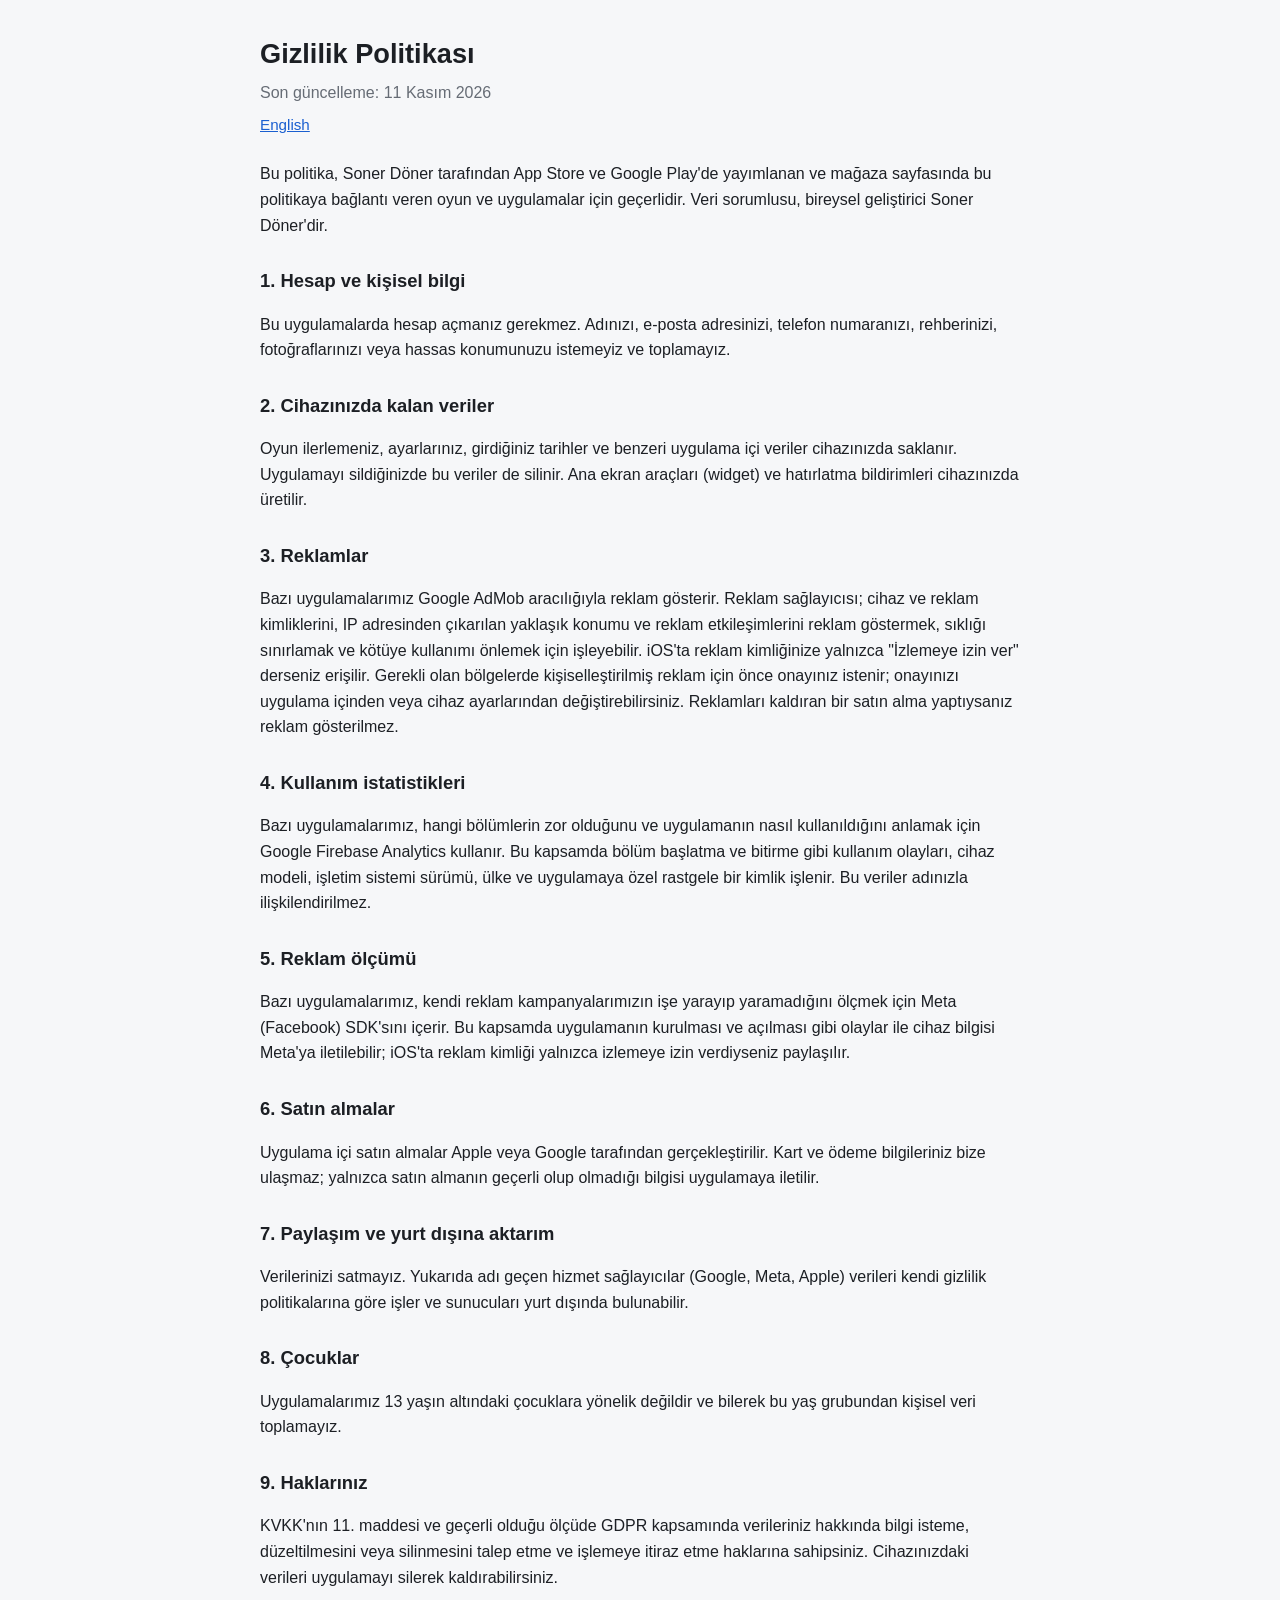
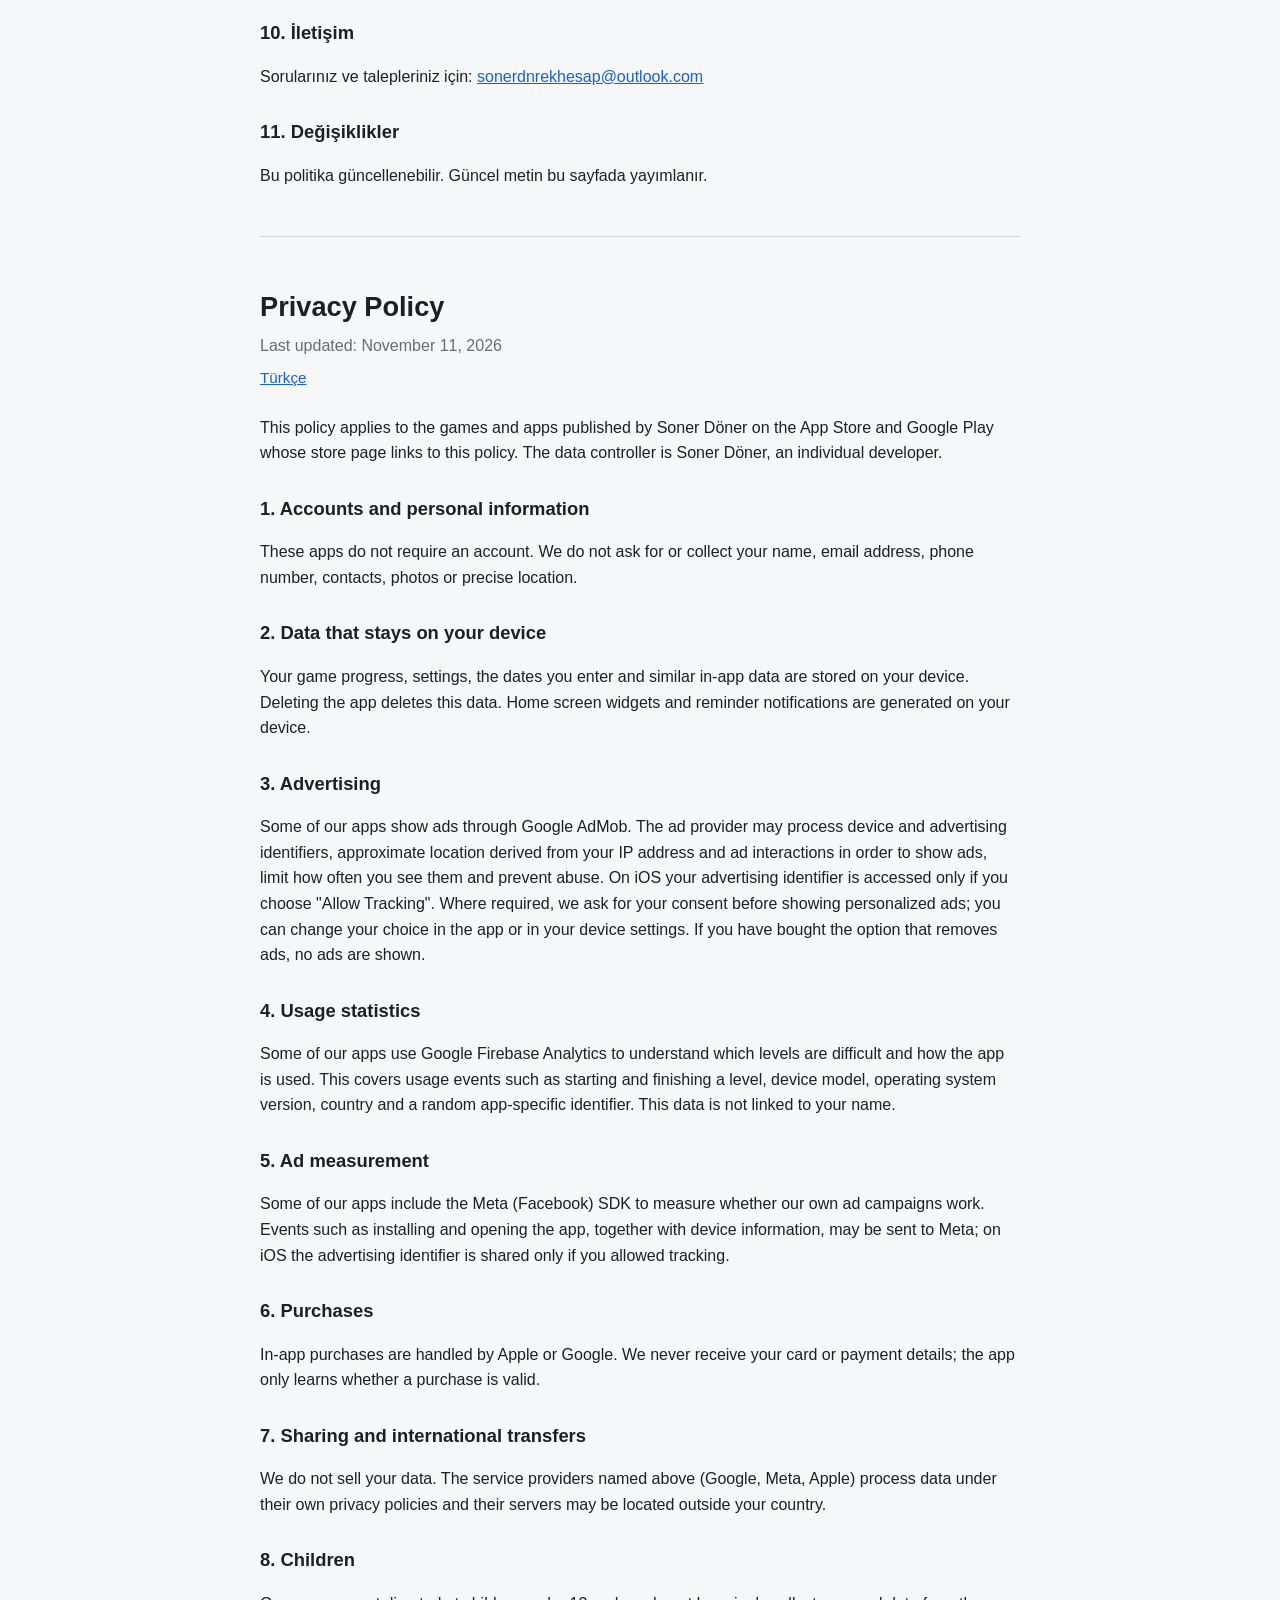
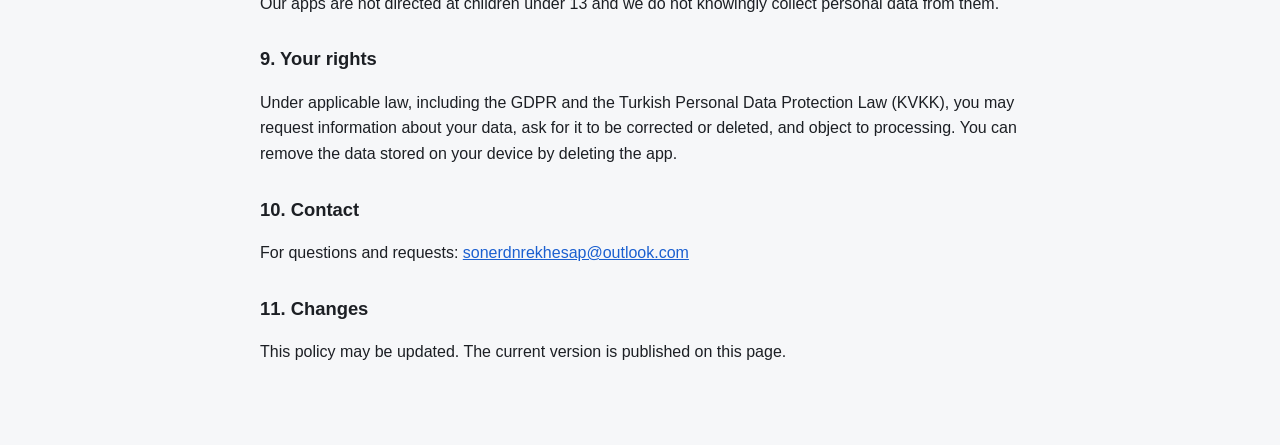
<file: apps/privacy.html>
<!DOCTYPE html>
<html lang="tr">
<head>
    <meta charset="UTF-8">
    <meta name="viewport" content="width=device-width, initial-scale=1.0">
    <meta name="robots" content="noindex, nofollow">
    <meta http-equiv="Content-Security-Policy" content="default-src 'none'; style-src 'unsafe-inline'; base-uri 'none'; form-action 'none'">
    <meta name="referrer" content="no-referrer">
    <title>Gizlilik Politikası / Privacy Policy</title>
    <style>
        :root { color-scheme: light dark; }
        body { margin: 0; font-family: -apple-system, BlinkMacSystemFont, "Segoe UI", Roboto, Helvetica, Arial, sans-serif; line-height: 1.6; background: #f6f7f9; color: #1c1f24; }
        main { max-width: 760px; margin: 0 auto; padding: 32px 20px 64px; }
        h1 { font-size: 1.7rem; margin: 0 0 4px; }
        h2 { font-size: 1.15rem; margin: 28px 0 8px; }
        .date { color: #666c75; margin: 0 0 8px; }
        .lang { margin: 0 0 24px; font-size: .95rem; }
        hr { border: 0; border-top: 1px solid #d5d9df; margin: 48px 0; }
        a { color: #1a5fd0; }
        ul { padding-left: 22px; }
        @media (prefers-color-scheme: dark) {
            body { background: #14161a; color: #e6e8eb; }
            .date { color: #9aa1ab; }
            hr { border-top-color: #2c3037; }
            a { color: #7fb0ff; }
        }
    </style>
</head>
<body>
<main>
    <section id="tr" lang="tr">
        <h1>Gizlilik Politikası</h1>
        <p class="date">Son güncelleme: 11 Kasım 2026</p>
        <p class="lang"><a href="#en">English</a></p>

        <p>Bu politika, Soner Döner tarafından App Store ve Google Play'de yayımlanan ve mağaza sayfasında bu politikaya bağlantı veren oyun ve uygulamalar için geçerlidir. Veri sorumlusu, bireysel geliştirici Soner Döner'dir.</p>

        <h2>1. Hesap ve kişisel bilgi</h2>
        <p>Bu uygulamalarda hesap açmanız gerekmez. Adınızı, e-posta adresinizi, telefon numaranızı, rehberinizi, fotoğraflarınızı veya hassas konumunuzu istemeyiz ve toplamayız.</p>

        <h2>2. Cihazınızda kalan veriler</h2>
        <p>Oyun ilerlemeniz, ayarlarınız, girdiğiniz tarihler ve benzeri uygulama içi veriler cihazınızda saklanır. Uygulamayı sildiğinizde bu veriler de silinir. Ana ekran araçları (widget) ve hatırlatma bildirimleri cihazınızda üretilir.</p>

        <h2>3. Reklamlar</h2>
        <p>Bazı uygulamalarımız Google AdMob aracılığıyla reklam gösterir. Reklam sağlayıcısı; cihaz ve reklam kimliklerini, IP adresinden çıkarılan yaklaşık konumu ve reklam etkileşimlerini reklam göstermek, sıklığı sınırlamak ve kötüye kullanımı önlemek için işleyebilir. iOS'ta reklam kimliğinize yalnızca "İzlemeye izin ver" derseniz erişilir. Gerekli olan bölgelerde kişiselleştirilmiş reklam için önce onayınız istenir; onayınızı uygulama içinden veya cihaz ayarlarından değiştirebilirsiniz. Reklamları kaldıran bir satın alma yaptıysanız reklam gösterilmez.</p>

        <h2>4. Kullanım istatistikleri</h2>
        <p>Bazı uygulamalarımız, hangi bölümlerin zor olduğunu ve uygulamanın nasıl kullanıldığını anlamak için Google Firebase Analytics kullanır. Bu kapsamda bölüm başlatma ve bitirme gibi kullanım olayları, cihaz modeli, işletim sistemi sürümü, ülke ve uygulamaya özel rastgele bir kimlik işlenir. Bu veriler adınızla ilişkilendirilmez.</p>

        <h2>5. Reklam ölçümü</h2>
        <p>Bazı uygulamalarımız, kendi reklam kampanyalarımızın işe yarayıp yaramadığını ölçmek için Meta (Facebook) SDK'sını içerir. Bu kapsamda uygulamanın kurulması ve açılması gibi olaylar ile cihaz bilgisi Meta'ya iletilebilir; iOS'ta reklam kimliği yalnızca izlemeye izin verdiyseniz paylaşılır.</p>

        <h2>6. Satın almalar</h2>
        <p>Uygulama içi satın almalar Apple veya Google tarafından gerçekleştirilir. Kart ve ödeme bilgileriniz bize ulaşmaz; yalnızca satın almanın geçerli olup olmadığı bilgisi uygulamaya iletilir.</p>

        <h2>7. Paylaşım ve yurt dışına aktarım</h2>
        <p>Verilerinizi satmayız. Yukarıda adı geçen hizmet sağlayıcılar (Google, Meta, Apple) verileri kendi gizlilik politikalarına göre işler ve sunucuları yurt dışında bulunabilir.</p>

        <h2>8. Çocuklar</h2>
        <p>Uygulamalarımız 13 yaşın altındaki çocuklara yönelik değildir ve bilerek bu yaş grubundan kişisel veri toplamayız.</p>

        <h2>9. Haklarınız</h2>
        <p>KVKK'nın 11. maddesi ve geçerli olduğu ölçüde GDPR kapsamında verileriniz hakkında bilgi isteme, düzeltilmesini veya silinmesini talep etme ve işlemeye itiraz etme haklarına sahipsiniz. Cihazınızdaki verileri uygulamayı silerek kaldırabilirsiniz.</p>

        <h2>10. İletişim</h2>
        <p>Sorularınız ve talepleriniz için: <a href="mailto:sonerdnrekhesap@outlook.com">sonerdnrekhesap@outlook.com</a></p>

        <h2>11. Değişiklikler</h2>
        <p>Bu politika güncellenebilir. Güncel metin bu sayfada yayımlanır.</p>
    </section>

    <hr>

    <section id="en" lang="en">
        <h1>Privacy Policy</h1>
        <p class="date">Last updated: November 11, 2026</p>
        <p class="lang"><a href="#tr">Türkçe</a></p>

        <p>This policy applies to the games and apps published by Soner Döner on the App Store and Google Play whose store page links to this policy. The data controller is Soner Döner, an individual developer.</p>

        <h2>1. Accounts and personal information</h2>
        <p>These apps do not require an account. We do not ask for or collect your name, email address, phone number, contacts, photos or precise location.</p>

        <h2>2. Data that stays on your device</h2>
        <p>Your game progress, settings, the dates you enter and similar in-app data are stored on your device. Deleting the app deletes this data. Home screen widgets and reminder notifications are generated on your device.</p>

        <h2>3. Advertising</h2>
        <p>Some of our apps show ads through Google AdMob. The ad provider may process device and advertising identifiers, approximate location derived from your IP address and ad interactions in order to show ads, limit how often you see them and prevent abuse. On iOS your advertising identifier is accessed only if you choose "Allow Tracking". Where required, we ask for your consent before showing personalized ads; you can change your choice in the app or in your device settings. If you have bought the option that removes ads, no ads are shown.</p>

        <h2>4. Usage statistics</h2>
        <p>Some of our apps use Google Firebase Analytics to understand which levels are difficult and how the app is used. This covers usage events such as starting and finishing a level, device model, operating system version, country and a random app-specific identifier. This data is not linked to your name.</p>

        <h2>5. Ad measurement</h2>
        <p>Some of our apps include the Meta (Facebook) SDK to measure whether our own ad campaigns work. Events such as installing and opening the app, together with device information, may be sent to Meta; on iOS the advertising identifier is shared only if you allowed tracking.</p>

        <h2>6. Purchases</h2>
        <p>In-app purchases are handled by Apple or Google. We never receive your card or payment details; the app only learns whether a purchase is valid.</p>

        <h2>7. Sharing and international transfers</h2>
        <p>We do not sell your data. The service providers named above (Google, Meta, Apple) process data under their own privacy policies and their servers may be located outside your country.</p>

        <h2>8. Children</h2>
        <p>Our apps are not directed at children under 13 and we do not knowingly collect personal data from them.</p>

        <h2>9. Your rights</h2>
        <p>Under applicable law, including the GDPR and the Turkish Personal Data Protection Law (KVKK), you may request information about your data, ask for it to be corrected or deleted, and object to processing. You can remove the data stored on your device by deleting the app.</p>

        <h2>10. Contact</h2>
        <p>For questions and requests: <a href="mailto:sonerdnrekhesap@outlook.com">sonerdnrekhesap@outlook.com</a></p>

        <h2>11. Changes</h2>
        <p>This policy may be updated. The current version is published on this page.</p>
    </section>
</main>
</body>
</html>
</file>
<file: styles.css>
/* Reset & Base Styles */
* {
    margin: 0;
    padding: 0;
    box-sizing: border-box;
}

:root {
    --primary-color: #2196F3;
    --primary-dark: #1976D2;
    --primary-light: #64B5F6;
    --secondary-color: #FF6A3C;
    --text-primary: #1F1F1F;
    --text-secondary: #4F6A88;
    --text-muted: #A1B3CD;
    --bg-light: #F6F7FB;
    --bg-white: #FFFFFF;
    --border-color: #E5EEFB;
    --shadow: 0 2px 8px rgba(0, 0, 0, 0.1);
    --shadow-lg: 0 4px 16px rgba(0, 0, 0, 0.15);
    --transition: all 0.3s ease;
}

html {
    scroll-behavior: smooth;
}

body {
    font-family: 'Inter', -apple-system, BlinkMacSystemFont, 'Segoe UI', Roboto, sans-serif;
    line-height: 1.6;
    color: var(--text-primary);
    background-color: var(--bg-white);
    overflow-x: hidden;
}

/* Ensure all main content sections are visible by default */
section {
    display: block;
    visibility: visible;
    opacity: 1;
}

.feature-card,
.hero-content,
.about-content,
.map-content,
.faq-container,
.contact-content {
    opacity: 1 !important;
    visibility: visible !important;
    display: block !important;
}

.container {
    max-width: 1200px;
    margin: 0 auto;
    padding: 0 20px;
}

/* Navigation */
.navbar {
    background: var(--bg-white);
    box-shadow: var(--shadow);
    position: sticky;
    top: 0;
    z-index: 1000;
    padding: 1rem 0;
    max-height: 80px;
}

.nav-content {
    display: flex;
    justify-content: space-between;
    align-items: center;
}

.logo {
    display: flex;
    align-items: center;
    gap: 0.5rem;
    font-size: 1.5rem;
    font-weight: 700;
    color: var(--primary-color);
}

.logo-link {
    display: flex;
    align-items: center;
    gap: 0.5rem;
    text-decoration: none;
    color: inherit;
    cursor: pointer;
}

.logo-link:hover {
    opacity: 0.8;
}

.logo-img {
    width: 40px;
    height: 40px;
    object-fit: contain;
    border-radius: 8px;
}

.logo-icon {
    font-size: 2rem;
}

.nav-menu {
    display: flex;
    list-style: none;
    gap: 2rem;
    align-items: center;
}

.nav-link {
    color: var(--text-primary);
    text-decoration: none;
    font-weight: 500;
    transition: var(--transition);
    position: relative;
}

.nav-link:hover,
.nav-link.active {
    color: var(--primary-color);
}

.nav-link.active::after {
    content: '';
    position: absolute;
    bottom: -5px;
    left: 0;
    width: 100%;
    height: 2px;
    background: var(--primary-color);
}

.menu-toggle {
    display: none;
    flex-direction: column;
    gap: 4px;
    background: none;
    border: none;
    cursor: pointer;
    padding: 8px;
}

.menu-toggle span {
    width: 25px;
    height: 3px;
    background: var(--text-primary);
    transition: var(--transition);
}

/* Hero Section */
.hero {
    background: linear-gradient(135deg, #3A8DDE 0%, #B9DCFF 100%);
    color: white;
    padding: 6rem 0;
    text-align: center;
}

.hero-content {
    max-width: 800px;
    margin: 0 auto;
}

/* Hero App Icon - Premium Adaptive Design */
.hero-appicon {
    width: clamp(96px, 10vw, 140px);
    height: clamp(96px, 10vw, 140px);
    margin: 0 auto 14px auto;
    border-radius: 28px;
    overflow: hidden;
    position: relative;
    background: radial-gradient(circle at 30% 20%, rgba(255,255,255,.45), rgba(255,255,255,.10) 45%, rgba(0,0,0,.06));
    box-shadow:
        0 18px 40px rgba(0,0,0,.18),
        0 2px 8px rgba(0,0,0,.10);
    max-width: 200px;
    max-height: 200px; 
    background-color: #fff;
    padding: 3px;
}

.hero-appicon::after {
    content: "";
    position: absolute;
    inset: 0;
    border-radius: inherit;
    box-shadow: inset 0 1px 0 rgba(255,255,255,.35), inset 0 -1px 0 rgba(0,0,0,.08);
    pointer-events: none;
}

.hero-appicon img {
    width: 100%;
    height: 100%;
    object-fit: contain;
    display: block;
}

.hero-title {
    font-size: 4rem;
    font-weight: 700;
    margin-bottom: 1rem;
    text-shadow: 0 2px 10px rgba(0, 0, 0, 0.2);
}

.hero-subtitle {
    font-size: 1.5rem;
    font-weight: 500;
    margin-bottom: 1.5rem;
    opacity: 0.95;
}

.hero-description {
    font-size: 1.1rem;
    margin-bottom: 2.5rem;
    margin-top: 1rem;
    opacity: 0.9;
    line-height: 1.8;
}

.hero-buttons {
    display: flex;
    gap: 1rem;
    justify-content: center;
    flex-wrap: wrap;
}

/* Buttons */
.btn {
    display: inline-block;
    padding: 0.875rem 2rem;
    border-radius: 12px;
    text-decoration: none;
    font-weight: 600;
    transition: var(--transition);
    border: none;
    cursor: pointer;
    font-size: 1rem;
}

.btn-primary {
    background: var(--secondary-color);
    color: white;
    box-shadow: 0 4px 12px rgba(255, 106, 60, 0.3);
}

.btn-primary:hover {
    background: #FF5722;
    transform: translateY(-1px);
    box-shadow: 0 4px 12px rgba(255, 106, 60, 0.35);
}

.btn-secondary {
    background: rgba(255, 255, 255, 0.2);
    color: white;
    border: 2px solid white;
}

.btn-secondary:hover {
    background: white;
    color: var(--primary-color);
    transform: translateY(-1px);
}

/* Features Section */
.features {
    padding: 5rem 0;
    background: var(--bg-light);
}

.section-title {
    font-size: 2.5rem;
    font-weight: 700;
    text-align: center;
    margin-bottom: 3rem;
    color: var(--text-primary);
    letter-spacing: 0.5px;
}

.features-grid {
    display: grid;
    grid-template-columns: repeat(auto-fit, minmax(300px, 1fr));
    gap: 2rem;
}

.feature-card {
    background: var(--bg-white);
    padding: 2rem;
    border-radius: 16px;
    box-shadow: var(--shadow);
    transition: var(--transition);
    text-align: center;
}

.feature-card:hover {
    transform: translateY(-1px);
    box-shadow: 0 4px 14px rgba(0, 0, 0, 0.12);
}

.feature-icon {
    font-size: 3rem;
    margin-bottom: 1rem;
}

.feature-title {
    font-size: 1.25rem;
    font-weight: 700;
    margin-bottom: 1rem;
    color: var(--text-primary);
}

.feature-description {
    color: var(--text-secondary);
    line-height: 1.6;
}

/* Privacy Section */
.privacy {
    padding: 5rem 0;
    background: var(--bg-white);
}

.privacy-content {
    max-width: 900px;
    margin: 0 auto;
}

.last-update {
    color: var(--text-muted);
    font-style: italic;
    margin-bottom: 2rem;
    text-align: center;
}

.privacy-section {
    margin-bottom: 2.5rem;
}

.privacy-section h3 {
    font-size: 1.5rem;
    font-weight: 600;
    margin-bottom: 1rem;
    color: var(--primary-color);
}

.privacy-section p {
    margin-bottom: 1rem;
    line-height: 1.8;
    color: var(--text-primary);
}

.privacy-section ul {
    margin-left: 2rem;
    margin-bottom: 1rem;
}

.privacy-section li {
    margin-bottom: 0.5rem;
    line-height: 1.8;
    color: var(--text-secondary);
}

.privacy-section strong {
    color: var(--text-primary);
    font-weight: 600;
}

/* About Section */
.about {
    padding: 5rem 0;
    background: var(--bg-light);
}

.about-content {
    max-width: 900px;
    margin: 0 auto;
}

.about-content h3 {
    font-size: 2rem;
    font-weight: 700;
    margin-bottom: 0.5rem;
    color: var(--primary-color);
}

.about-subtitle {
    font-size: 1.25rem;
    font-weight: 500;
    color: var(--text-secondary);
    margin-bottom: 1.5rem;
}

.about-content p {
    margin-bottom: 1.5rem;
    line-height: 1.8;
    color: var(--text-primary);
}

.about-section {
    margin-top: 2rem;
    padding: 1.5rem;
    background: var(--bg-white);
    border-radius: 12px;
    border-left: 4px solid var(--primary-color);
}

.about-section h4 {
    font-size: 1.25rem;
    font-weight: 600;
    margin-bottom: 1rem;
    color: var(--text-primary);
}

/* Footer */
.footer {
    background: var(--text-primary);
    color: white;
    padding: 3rem 0 1.5rem;
}

.footer-content {
    display: grid;
    grid-template-columns: repeat(auto-fit, minmax(250px, 1fr));
    gap: 2rem;
    margin-bottom: 2rem;
}

.footer-section h4 {
    font-size: 1.25rem;
    font-weight: 600;
    margin-bottom: 1rem;
}

.footer-section p {
    line-height: 1.6;
    opacity: 0.9;
}

.footer-section ul {
    list-style: none;
}

.footer-section ul li {
    margin-bottom: 0.5rem;
}

.footer-section a {
    color: white;
    text-decoration: none;
    opacity: 0.9;
    transition: var(--transition);
}

.footer-section a:hover {
    opacity: 1;
    color: var(--primary-light);
}

.footer-bottom {
    text-align: center;
    padding-top: 2rem;
    border-top: 1px solid rgba(255, 255, 255, 0.1);
    opacity: 0.8;
}

/* Responsive Design */
@media (max-width: 768px) {
    .nav-menu {
        position: fixed;
        left: -100%;
        top: 70px;
        flex-direction: column;
        background: var(--bg-white);
        width: 100%;
        text-align: center;
        transition: 0.3s;
        box-shadow: var(--shadow);
        padding: 2rem 0;
        gap: 1rem;
    }

    .nav-menu.active {
        left: 0;
    }

    .menu-toggle {
        display: flex;
    }

    .menu-toggle.active span:nth-child(1) {
        transform: rotate(45deg) translate(5px, 5px);
    }

    .menu-toggle.active span:nth-child(2) {
        opacity: 0;
    }

    .menu-toggle.active span:nth-child(3) {
        transform: rotate(-45deg) translate(7px, -6px);
    }

    .hero-title {
        font-size: 2.5rem;
    }

    .hero-subtitle {
        font-size: 1.25rem;
    }

    .hero-description {
        font-size: 1rem;
    }

    .section-title {
        font-size: 2rem;
    }

    .features-grid {
        grid-template-columns: 1fr;
    }

    .hero-buttons {
        flex-direction: column;
        align-items: stretch;
    }

    .btn {
        width: 100%;
        text-align: center;
    }
}

@media (max-width: 480px) {
    .hero {
        padding: 4rem 0;
    }

    .hero-title {
        font-size: 2rem;
    }

    .hero-appicon {
        width: clamp(80px, 12vw, 120px);
        height: clamp(80px, 12vw, 120px);
    }

    .logo-img {
        width: 32px;
        height: 32px;
    }

    .container {
        padding: 0 15px;
    }

    .feature-card {
        padding: 1.5rem;
    }
}

/* Smooth Scroll Animation */
@media (prefers-reduced-motion: no-preference) {
    html {
        scroll-behavior: smooth;
    }
}

/* Privacy & Terms Page Styles */
.privacy-page {
    padding: 5rem 0;
    background: var(--bg-white);
    min-height: calc(100vh - 200px);
}

.page-header {
    text-align: center;
    margin-bottom: 3rem;
}

.page-header h1 {
    font-size: 2.5rem;
    font-weight: 700;
    color: var(--text-primary);
    margin-bottom: 1rem;
}

.privacy-content {
    max-width: 900px;
    margin: 0 auto;
}

.privacy-section h2 {
    font-size: 1.75rem;
    font-weight: 600;
    margin-bottom: 1rem;
    margin-top: 2rem;
    color: var(--primary-color);
}

.privacy-section h3 {
    font-size: 1.5rem;
    font-weight: 600;
    margin-bottom: 1rem;
    margin-top: 1.5rem;
    color: var(--text-primary);
}

.privacy-section h2:first-of-type {
    margin-top: 0;
}

/* Section Dividers */
.section-divider {
    height: 1px;
    margin: 48px auto;
    max-width: 900px;
    background: linear-gradient(to right, transparent, rgba(0,0,0,.12), transparent);
}

/* Map Section */
.map-section {
    padding: 5rem 0;
    background: var(--bg-white);
}

.map-content {
    max-width: 1000px;
    margin: 0 auto;
}

.map-description {
    text-align: center;
    color: var(--text-secondary);
    margin-bottom: 2rem;
    line-height: 1.8;
    font-size: 1.1rem;
}

.map-shell {
    position: relative;
}

.map-toolbar {
    display: flex;
    gap: 12px;
    align-items: center;
    justify-content: center;
    margin-top: 12px;
    flex-wrap: wrap;
}

.map-toolbar label {
    display: flex;
    align-items: center;
    gap: 8px;
    font-weight: 500;
    color: var(--text-primary);
}

.map-toolbar select {
    border-radius: 12px;
    padding: 0.875rem 1.5rem;
    border: none;
    background: var(--bg-white);
    color: var(--text-primary);
    font-size: 1rem;
    font-weight: 600;
    cursor: pointer;
    transition: var(--transition);
    box-shadow: 0 2px 8px rgba(0, 0, 0, 0.1);
}

.map-toolbar select:hover {
    box-shadow: 0 3px 10px rgba(0, 0, 0, 0.12);
    transform: translateY(-1px);
}

.map-toolbar select:focus {
    outline: none;
    box-shadow: 0 3px 10px rgba(0, 0, 0, 0.12), 0 0 0 3px rgba(33, 150, 243, 0.1);
}

.map-toolbar button {
    border-radius: 12px;
    padding: 0.875rem 1.5rem;
    font-size: 1rem;
    font-weight: 600;
}

.map-note {
    text-align: center;
    opacity: 0.8;
    margin-top: 10px;
    font-size: 0.9rem;
    color: var(--text-secondary);
}

/* Custom earthquake markers */
.earthquake-marker {
    background: transparent !important;
    border: none !important;
}

.earthquake-marker div {
    cursor: pointer;
    transition: transform 0.2s ease;
}

.earthquake-marker div:hover {
    transform: scale(1.15);
}

/* Fire markers */
.fire-marker {
    background: transparent !important;
    border: none !important;
}

.fire-marker div {
    cursor: pointer;
    transition: transform 0.2s ease;
}

.fire-marker div:hover {
    transform: scale(1.2);
}

/* Marker cluster styles */
.marker-cluster {
    background: transparent !important;
    border: none !important;
}

/* Map toolbar checkbox */
.map-toolbar input[type="checkbox"] {
    margin-right: 8px;
    cursor: pointer;
    width: 18px;
    height: 18px;
}

.map-toolbar label:has(input[type="checkbox"]) {
    display: flex;
    align-items: center;
    gap: 6px;
    cursor: pointer;
}

/* FAQ Section */
.faq-section {
    padding: 5rem 0;
    background: var(--bg-light);
}

.faq-container {
    max-width: 900px;
    margin: 0 auto;
}

.faq-item {
    background: var(--bg-white);
    border-radius: 12px;
    margin-bottom: 1rem;
    box-shadow: var(--shadow);
    overflow: hidden;
    transition: var(--transition);
}

.faq-item:hover {
    box-shadow: var(--shadow-lg);
}

.faq-question {
    width: 100%;
    padding: 1.5rem;
    background: none;
    border: none;
    text-align: left;
    cursor: pointer;
    display: flex;
    justify-content: space-between;
    align-items: center;
    font-size: 1.1rem;
    font-weight: 600;
    color: var(--text-primary);
    transition: var(--transition);
}

.faq-question:hover {
    color: var(--primary-color);
    background: rgba(33, 150, 243, 0.05);
}

.faq-icon {
    font-size: 1.5rem;
    font-weight: 300;
    color: var(--primary-color);
    transition: transform 0.3s ease;
    flex-shrink: 0;
    margin-left: 1rem;
}

.faq-question[aria-expanded="true"] .faq-icon {
    transform: rotate(45deg);
}

.faq-answer {
    max-height: 0;
    overflow: hidden;
    opacity: 0;
    transition: 
        max-height 0.4s linear,
        opacity 0.3s ease-out;
}

.faq-question[aria-expanded="true"] + .faq-answer {
    max-height: 1000px;
    opacity: 1;
    transition: 
        max-height 0.4s linear,
        opacity 0.3s ease-out 0.1s;
}

.faq-answer p {
    color: var(--text-secondary);
    line-height: 1.8;
    margin: 0;
    padding: 0 1.5rem 1.5rem;
}

.faq-answer a {
    color: var(--primary-color);
    text-decoration: none;
    font-weight: 500;
}

.faq-answer a:hover {
    text-decoration: underline;
}

/* Contact Section */
.contact-section {
    padding: 4rem 0;
    background: var(--bg-white);
    text-align: center;
}

.contact-content {
    max-width: 700px;
    margin: 0 auto;
}

.contact-content p {
    font-size: 1.2rem;
    color: var(--text-primary);
    line-height: 1.8;
}

.contact-content a {
    color: var(--primary-color);
    text-decoration: none;
    font-weight: 600;
    transition: var(--transition);
}

.contact-content a:hover {
    text-decoration: underline;
    color: var(--primary-dark);
}

/* Feature Logo */
.feature-logo {
    width: 60px;
    height: 60px;
    object-fit: contain;
    border-radius: 12px;
}

/* Responsive adjustments for new sections */
@media (max-width: 768px) {
    .map-toolbar {
        flex-direction: column;
        align-items: stretch;
        gap: 10px;
        padding: 0 0.5rem;
    }

    .map-toolbar label {
        justify-content: space-between;
        font-size: 0.9rem;
    }

    .map-toolbar select,
    .map-toolbar button {
        width: 100%;
        padding: 0.75rem 1.25rem;
        font-size: 0.95rem;
    }

    .faq-item {
        margin-bottom: 0.75rem;
    }

    .faq-question {
        padding: 1rem;
        font-size: 0.95rem;
    }

    .hero-appicon {
        width: clamp(90px, 12vw, 130px);
        height: clamp(90px, 12vw, 130px);
    }

    .section-divider {
        margin: 36px auto;
    }

    .section-divider {
        margin: 36px auto;
    }
}

/* Print Styles */
@media print {
    .navbar,
    .footer,
    .hero-buttons {
        display: none;
    }

    .hero {
        background: white;
        color: black;
        padding: 2rem 0;
    }

    .faq-answer {
        max-height: none !important;
        padding: 0 1.5rem 1.5rem !important;
    }
}


/* Harita: işaretler, durum satırı, açıklama */
.eq-dot {
    width: 32px; height: 32px; border-radius: 50%;
    border: 3px solid #fff;
    display: flex; align-items: center; justify-content: center;
    font-weight: bold; font-size: 11px; color: #fff;
    text-shadow: 0 1px 2px rgba(0,0,0,0.5);
    box-sizing: border-box;
}
.eq-popup { min-width: 200px; line-height: 1.5; }
.eq-popup-title { display: block; font-size: 1.1em; margin-bottom: 2px; }
.btn-map {
    background: var(--primary-color); color: #fff; cursor: pointer;
    padding: 0.75rem 1.5rem; font-size: 1rem;
}
.btn-map:hover { background: var(--primary-dark); }
.map-status {
    margin-top: 12px; text-align: center; font-size: 0.95rem;
    color: var(--text-secondary);
}
.map-status-error { color: #c62828; font-weight: 600; }
.map-legend {
    margin-top: 8px; text-align: center; font-size: 0.85rem;
    color: var(--text-secondary); line-height: 1.6;
}
.legend-dot {
    display: inline-block; width: 10px; height: 10px; border-radius: 50%;
    margin: 0 4px 0 10px; vertical-align: middle;
}
.legend-eq { background: #f57c00; }
.legend-thermal { background: #e53935; }
.legend-thermal-old { background: #fb8c00; }
.legend-industrial { background: #6d4c41; }
.eq-popup-note { margin-top: 6px; font-size: 0.85em; color: #555; }
@media (max-width: 768px) {
    .map-toolbar label:has(input[type="checkbox"]) { justify-content: flex-start; }
}


[hidden] { display: none !important; }

.wx-marker, .alert-marker { background: transparent !important; border: none !important; }
.wx-chip {
    width: 58px; height: 26px; border-radius: 13px; box-sizing: border-box;
    background: rgba(255, 255, 255, 0.95); color: #1F1F1F;
    border: 1px solid rgba(0, 0, 0, 0.15); box-shadow: 0 1px 4px rgba(0, 0, 0, 0.25);
    display: flex; align-items: center; justify-content: center;
    font-size: 12px; font-weight: 700; white-space: nowrap; cursor: pointer;
}
.alert-dot {
    width: 38px; height: 38px; border-radius: 50%; box-sizing: border-box;
    border: 3px solid #fff; box-shadow: 0 2px 6px rgba(0, 0, 0, 0.35);
    display: flex; align-items: center; justify-content: center;
    font-size: 18px; cursor: pointer;
}
.alert-badge {
    display: inline-block; margin: 2px 0 6px; padding: 2px 10px; border-radius: 999px;
    font-size: 0.85em; font-weight: 700;
}
.alert-text { margin-top: 6px; font-size: 0.9em; line-height: 1.45; max-height: 180px; overflow-y: auto; }
.legend-q2 { background: #1976d2; }
.legend-q3 { background: #fbc02d; }
.legend-a1 { background: #fdd835; }
/* Afet uyarıları: il alanları, bilgi kutusu, özet kartları */
.legend-swatch {
    display: inline-block; width: 14px; height: 10px; border-radius: 3px;
    margin: 0 4px 0 10px; vertical-align: middle; border: 1px solid rgba(0, 0, 0, 0.15);
}
.leaflet-tooltip.alert-tip {
    background: #ffffff; color: #1F1F1F; border: none; border-radius: 12px;
    padding: 10px 12px; box-shadow: 0 6px 20px rgba(0, 0, 0, 0.25);
    font-size: 13px; line-height: 1.45; white-space: normal; min-width: 170px; max-width: 260px;
}
.leaflet-tooltip.alert-tip::before { display: none; }
.alert-tip-name { font-weight: 700; font-size: 15px; margin-bottom: 2px; }
.alert-tip-row { font-weight: 600; }
.alert-tip-when, .alert-tip-none { color: #546e7a; }
.alert-tip-hint { margin-top: 4px; font-size: 11px; color: #90a4ae; }
.alert-summary {
    display: grid; grid-template-columns: repeat(auto-fit, minmax(260px, 1fr));
    gap: 12px; margin-top: 14px;
}
.alert-card {
    text-align: left; font: inherit; cursor: pointer; width: 100%;
    background: var(--bg-white, #fff); color: var(--text-primary);
    border: none; border-left: 6px solid #fdd835; border-radius: 14px;
    padding: 12px 14px; box-shadow: 0 2px 10px rgba(0, 0, 0, 0.08);
    transition: var(--transition);
}
.alert-card:hover { transform: translateY(-2px); box-shadow: 0 6px 16px rgba(0, 0, 0, 0.14); }
.alert-card:focus-visible { outline: 3px solid rgba(33, 150, 243, 0.5); outline-offset: 2px; }
.alert-card-head { display: flex; align-items: center; gap: 8px; flex-wrap: wrap; }
.alert-card-head .alert-badge { margin: 0; }
.alert-card-kinds { font-weight: 700; }
.alert-card-when { margin-top: 6px; font-size: 0.85rem; color: var(--text-secondary); }
.alert-card-names { margin-top: 6px; font-size: 0.9rem; line-height: 1.5; }


/* Tıklayınca il alanının çevresinde kalan tarayıcı odak çerçevesi (kare) gösterilmez */
.leaflet-container .leaflet-interactive:focus,
.leaflet-container path:focus,
.leaflet-container svg:focus { outline: none !important; }

/* Hava tahmini: il merkezindeki kısa etiket ve renk ölçeği */
.wx-label {
    width: 54px; height: 22px; display: flex; align-items: center; justify-content: center; gap: 2px;
    font-size: 13px; color: #1b1b1b; white-space: nowrap; pointer-events: none;
    text-shadow: 0 0 3px #fff, 0 0 3px #fff, 0 0 4px #fff, 0 0 6px #fff;
}
.wx-label b { font-weight: 800; }
.temp-scale { display: inline-flex; align-items: center; gap: 6px; vertical-align: middle; margin: 0 6px; }
.temp-scale-bar {
    display: inline-block; width: 220px; max-width: 50vw; height: 10px; border-radius: 5px;
    border: 1px solid rgba(0, 0, 0, 0.15);
    background: linear-gradient(to right, #b39ddb, #90caf9, #81d4fa, #80cbc4, #aed581, #dce775, #fff176, #ffd54f, #ffb74d, #fb8c00, #f4511e);
}


/* Rüzgâr ölçeği, yangın tehlikesi renkleri, deprem kaynak tablosu ve son depremler listesi */
.wind-scale-bar { background: linear-gradient(to right, #8cbeeb 0%, #50aaeb 12%, #3cbe96 24%, #b9d246 35%, #fabe32 47%, #fa8c28 59%, #e64646 76%, #a050be 100%); }
.fwi-1 { background: #9cffc0; } .fwi-2 { background: #cde24e; } .fwi-3 { background: #e6ac00; }
.fwi-4 { background: #d97010; } .fwi-5 { background: #b71c1c; }
.eq-src-head { margin-top: 8px; font-weight: 700; font-size: 0.9em; color: #37474f; }
.eq-src-table { width: 100%; border-collapse: collapse; margin-top: 4px; font-size: 0.86em; }
.eq-src-table td { padding: 3px 6px 3px 0; border-top: 1px solid #eceff1; white-space: nowrap; }
.eq-src-table td.eq-src-name { white-space: normal; font-weight: 600; }
.quake-list { display: grid; grid-template-columns: repeat(auto-fit, minmax(300px, 1fr)); gap: 10px; margin-top: 14px; }
.quake-row {
    display: flex; align-items: center; gap: 12px; width: 100%; text-align: left; font: inherit; cursor: pointer;
    background: var(--bg-white, #fff); color: var(--text-primary); border: none; border-radius: 14px;
    padding: 10px 14px; box-shadow: 0 2px 10px rgba(0, 0, 0, 0.08); transition: var(--transition);
}
.quake-row:hover { transform: translateY(-2px); box-shadow: 0 6px 16px rgba(0, 0, 0, 0.14); }
.quake-row:focus-visible { outline: 3px solid rgba(33, 150, 243, 0.5); outline-offset: 2px; }
.quake-mag {
    flex: 0 0 auto; width: 44px; height: 44px; border-radius: 50%; color: #fff; font-weight: 800;
    display: flex; align-items: center; justify-content: center; text-shadow: 0 1px 2px rgba(0, 0, 0, 0.4);
}
.quake-body { display: flex; flex-direction: column; min-width: 0; }
.quake-place { font-weight: 700; overflow: hidden; text-overflow: ellipsis; white-space: nowrap; }
.quake-meta { font-size: 0.82rem; color: var(--text-secondary); }


/* ============================================================
   Harita: dokununca büyüyen kart
   Küçükken önizlemedir (sayfa kaydırmayı tutmaz); dokununca büyür, dışına dokununca küçülür.
   ============================================================ */
.map-card {
    --map-font: -apple-system, BlinkMacSystemFont, 'SF Pro Text', 'Inter', 'Segoe UI', Roboto, sans-serif;
    --map-blue: #0a66d8;
    --map-ease: cubic-bezier(0.32, 0.72, 0, 1);
    position: relative; font-family: var(--map-font);
}
.map-frame {
    position: relative; height: clamp(360px, 62vh, 520px);
    border-radius: 22px; overflow: hidden; background: #dfe9f3;
    box-shadow: 0 18px 40px rgba(15, 35, 60, 0.14), 0 2px 6px rgba(15, 35, 60, 0.08);
    transition: transform 0.18s var(--map-ease), box-shadow 0.25s ease;
}
.map-card:not(.is-expanded) .map-frame:has(.map-cover:hover) { box-shadow: 0 22px 48px rgba(15, 35, 60, 0.2), 0 2px 6px rgba(15, 35, 60, 0.1); }
.map-card:not(.is-expanded) .map-frame:has(.map-cover:active) { transform: scale(0.985); }
.map-canvas { position: absolute; inset: 0; z-index: 1; background: #dfe9f3; }
.map-canvas.leaflet-container { font-family: var(--map-font); }

.map-cover {
    position: absolute; inset: 0; z-index: 4; border: 0; padding: 0; background: transparent; cursor: zoom-in;
    display: flex; align-items: flex-end; justify-content: center; -webkit-tap-highlight-color: transparent;
}
.map-cover-hint {
    margin-bottom: 14px; padding: 8px 14px; border-radius: 999px;
    background: rgba(28, 28, 30, 0.72); color: #fff; font: 600 13px/1.2 var(--map-font);
    -webkit-backdrop-filter: blur(12px); backdrop-filter: blur(12px);
    opacity: 0; transform: translateY(6px); transition: opacity 0.2s ease, transform 0.25s var(--map-ease);
}
.map-cover:hover .map-cover-hint, .map-cover:focus-visible .map-cover-hint { opacity: 1; transform: none; }
@media (hover: none) { .map-cover-hint { opacity: 1; transform: none; } }

/* Katman seçici (bölmeli denetim) */
.map-tabs {
    position: absolute; top: 12px; left: 50%; transform: translateX(-50%); z-index: 6;
    display: flex; gap: 2px; padding: 3px; max-width: calc(100% - 24px);
    overflow-x: auto; scrollbar-width: none; -webkit-overflow-scrolling: touch;
    border-radius: 13px; background: rgba(242, 242, 247, 0.8);
    -webkit-backdrop-filter: saturate(180%) blur(18px); backdrop-filter: saturate(180%) blur(18px);
    box-shadow: 0 1px 3px rgba(0, 0, 0, 0.12), 0 8px 24px rgba(0, 0, 0, 0.1);
}
.map-tabs::-webkit-scrollbar { display: none; }
.map-tab {
    flex: 0 0 auto; border: 0; background: transparent; border-radius: 10px; padding: 7px 14px;
    font: 600 14px/1.25 var(--map-font); color: #3a3a3c; cursor: pointer; white-space: nowrap;
    -webkit-tap-highlight-color: transparent;
    transition: background 0.18s ease, color 0.18s ease, box-shadow 0.18s ease, transform 0.12s ease;
}
.map-tab:hover { background: rgba(0, 0, 0, 0.05); }
.map-tab:active { transform: scale(0.96); }
.map-tab.active { background: #fff; color: var(--map-blue); box-shadow: 0 1px 2px rgba(0, 0, 0, 0.12), 0 3px 8px rgba(0, 0, 0, 0.08); }
.map-tab:focus-visible, .map-fab:focus-visible, .map-cover:focus-visible { outline: 3px solid rgba(10, 102, 216, 0.45); outline-offset: 2px; }

/* Harita üstündeki yuvarlak düğmeler */
.map-fabs { position: absolute; right: 12px; top: 64px; z-index: 6; display: flex; flex-direction: column; gap: 8px; }
.map-fab {
    width: 42px; height: 42px; border-radius: 50%; border: 0; cursor: pointer; color: var(--map-blue);
    display: grid; place-items: center; background: rgba(255, 255, 255, 0.86);
    -webkit-backdrop-filter: saturate(180%) blur(18px); backdrop-filter: saturate(180%) blur(18px);
    box-shadow: 0 1px 3px rgba(0, 0, 0, 0.14), 0 6px 18px rgba(0, 0, 0, 0.12);
    -webkit-tap-highlight-color: transparent; transition: transform 0.12s ease, background 0.18s ease;
}
.map-fab:hover { background: #fff; }
.map-fab:active { transform: scale(0.92); }
.map-fab svg { width: 20px; height: 20px; fill: none; stroke: currentColor; stroke-width: 2; stroke-linecap: round; stroke-linejoin: round; }
.map-fab .icon-close { display: none; }
.map-card.is-expanded .map-fab .icon-close { display: block; }
.map-card.is-expanded .map-fab .icon-expand { display: none; }
.map-fab.is-busy svg { animation: map-spin 0.8s linear infinite; }
.map-fab.is-on { background: var(--map-blue); color: #fff; }
@keyframes map-spin { to { transform: rotate(360deg); } }

/* Haritanın altındaki (büyükken yanındaki) bilgi bölmesi */
.map-panel { margin-top: 14px; }
.map-toolbar { margin-top: 0; }
.map-toolbar label { font: 500 14px/1.3 var(--map-font); color: #3a3a3c; }
.map-toolbar select {
    padding: 0.55rem 0.9rem; border-radius: 10px; background: #f2f2f7; box-shadow: none;
    font: 600 15px/1.2 var(--map-font);
}
.map-toolbar select:hover { transform: none; box-shadow: 0 0 0 1px rgba(0, 0, 0, 0.08); }
.map-status { transition: opacity 0.2s ease; }
.map-status.is-loading { opacity: 0.55; }
.quake-row, .alert-card { transition: transform 0.15s var(--map-ease), box-shadow 0.2s ease; -webkit-tap-highlight-color: transparent; }
.quake-row:active, .alert-card:active { transform: scale(0.98); }

/* Büyük hâl */
html.map-open { overflow: hidden; }
.map-backdrop {
    position: fixed; inset: 0; z-index: 1999; background: rgba(10, 20, 35, 0.45);
    -webkit-backdrop-filter: blur(6px); backdrop-filter: blur(6px);
    opacity: 0; transition: opacity 0.32s ease;
}
.map-backdrop.show { opacity: 1; }
.map-card.is-animating { position: fixed; z-index: 2000; overflow: hidden; margin: 0; }
.map-card.is-expanded {
    position: fixed; z-index: 2000; margin: 0;
    top: 4vh; left: max(4vw, calc((100vw - 1500px) / 2)); width: min(92vw, 1500px); height: 92vh;
    display: grid; grid-template-columns: minmax(0, 1fr) 360px;
    background: #f2f2f7; border-radius: 26px; overflow: hidden;
    box-shadow: 0 30px 80px rgba(0, 0, 0, 0.35);
}
.map-card.is-expanded .map-frame { height: 100%; border-radius: 0; box-shadow: none; }
.map-card.is-expanded .map-cover { display: none; }
.map-card.is-expanded .map-panel {
    margin: 0; padding: 18px 16px 22px; overflow-y: auto; overscroll-behavior: contain; background: #f2f2f7;
}
.map-card.is-expanded .map-toolbar { justify-content: flex-start; }
.map-card.is-expanded .map-status,
.map-card.is-expanded .map-legend,
.map-card.is-expanded .map-note { text-align: left; }
.map-card.is-expanded .quake-list,
.map-card.is-expanded .alert-summary { grid-template-columns: minmax(0, 1fr); }
.map-card.is-expanded .map-panel > * { max-width: 100%; }
.map-card.is-expanded .temp-scale-bar { width: 150px; }
.map-card:not(.is-expanded) .leaflet-control-zoom { display: none; }

@media (max-width: 900px) {
    .map-tab { padding: 7px 10px; font-size: 13px; }
    .map-tabs { justify-content: flex-start; }
    .map-card.is-expanded {
        top: 0; left: 0; width: 100vw; height: 100vh; height: 100dvh; border-radius: 0;
        grid-template-columns: minmax(0, 1fr); grid-template-rows: minmax(0, 1fr) auto;
    }
    .map-card.is-expanded .map-panel {
        position: relative; z-index: 7; max-height: 38vh; max-height: 38dvh; margin-top: -16px;
        border-radius: 18px 18px 0 0; box-shadow: 0 -8px 24px rgba(0, 0, 0, 0.14);
        padding: 16px 14px calc(16px + env(safe-area-inset-bottom));
    }
    .map-card.is-expanded .map-tabs { top: calc(10px + env(safe-area-inset-top)); }
    .map-card.is-expanded .map-fabs { top: calc(60px + env(safe-area-inset-top)); }
    .map-card.is-expanded .leaflet-bottom { bottom: 16px; }
}

/* Leaflet denetimleri ve bilgi kutuları */
.map-canvas .leaflet-bar { border: 0; border-radius: 12px; overflow: hidden; box-shadow: 0 1px 3px rgba(0, 0, 0, 0.14), 0 6px 18px rgba(0, 0, 0, 0.12); }
.map-canvas .leaflet-bar a {
    width: 40px; height: 40px; line-height: 40px; color: var(--map-blue); font-weight: 500;
    background: rgba(255, 255, 255, 0.9); border-bottom: 1px solid rgba(0, 0, 0, 0.08);
}
.map-canvas .leaflet-bar a.leaflet-disabled { color: #c7c7cc; background: rgba(255, 255, 255, 0.9); }
.map-canvas .leaflet-popup-content-wrapper { border-radius: 16px; box-shadow: 0 12px 36px rgba(0, 0, 0, 0.22); }
.map-canvas .leaflet-popup-content { margin: 14px 16px; max-width: min(300px, calc(100vw - 100px)) !important; font-size: 13.5px; }
.map-canvas .leaflet-popup-close-button { top: 6px !important; right: 6px !important; width: 26px !important; height: 26px !important; border-radius: 50%; background: #f2f2f7; color: #8e8e93 !important; font: 18px/26px var(--map-font) !important; }
.map-canvas .leaflet-control-attribution { font-size: 10px; background: rgba(255, 255, 255, 0.7); border-radius: 8px 0 0 0; }

/* Deprem kümesi: nötr renk (büyüklük rengiyle karışmasın); halka içindeki en büyük depremin rengidir */
.eq-cluster {
    width: 40px; height: 40px; border-radius: 50%; box-sizing: border-box;
    display: flex; align-items: center; justify-content: center;
    background: #3a3a3c; color: #fff; font: 700 13px/1 var(--map-font);
    border: 3px solid #fff; box-shadow: 0 2px 6px rgba(0, 0, 0, 0.3);
}
.eq-cluster small { font-size: 9px; font-weight: 600; opacity: 0.8; margin-left: 1px; }
.legend-cluster { background: #3a3a3c; }

/* Konum noktası */
.me-marker { background: transparent !important; border: 0 !important; }
.me-dot {
    width: 18px; height: 18px; border-radius: 50%; box-sizing: border-box;
    background: #0a84ff; border: 3px solid #fff; box-shadow: 0 2px 6px rgba(0, 0, 0, 0.35);
    animation: me-pulse 2s ease-out infinite;
}
@keyframes me-pulse {
    0% { box-shadow: 0 2px 6px rgba(0, 0, 0, 0.35), 0 0 0 0 rgba(10, 132, 255, 0.45); }
    100% { box-shadow: 0 2px 6px rgba(0, 0, 0, 0.35), 0 0 0 16px rgba(10, 132, 255, 0); }
}

@media (prefers-reduced-motion: reduce) {
    .map-frame, .map-tab, .map-fab, .map-backdrop, .map-cover-hint, .quake-row, .alert-card { transition: none; }
    .me-dot, .map-fab.is-busy svg { animation: none; }
}
</file>
